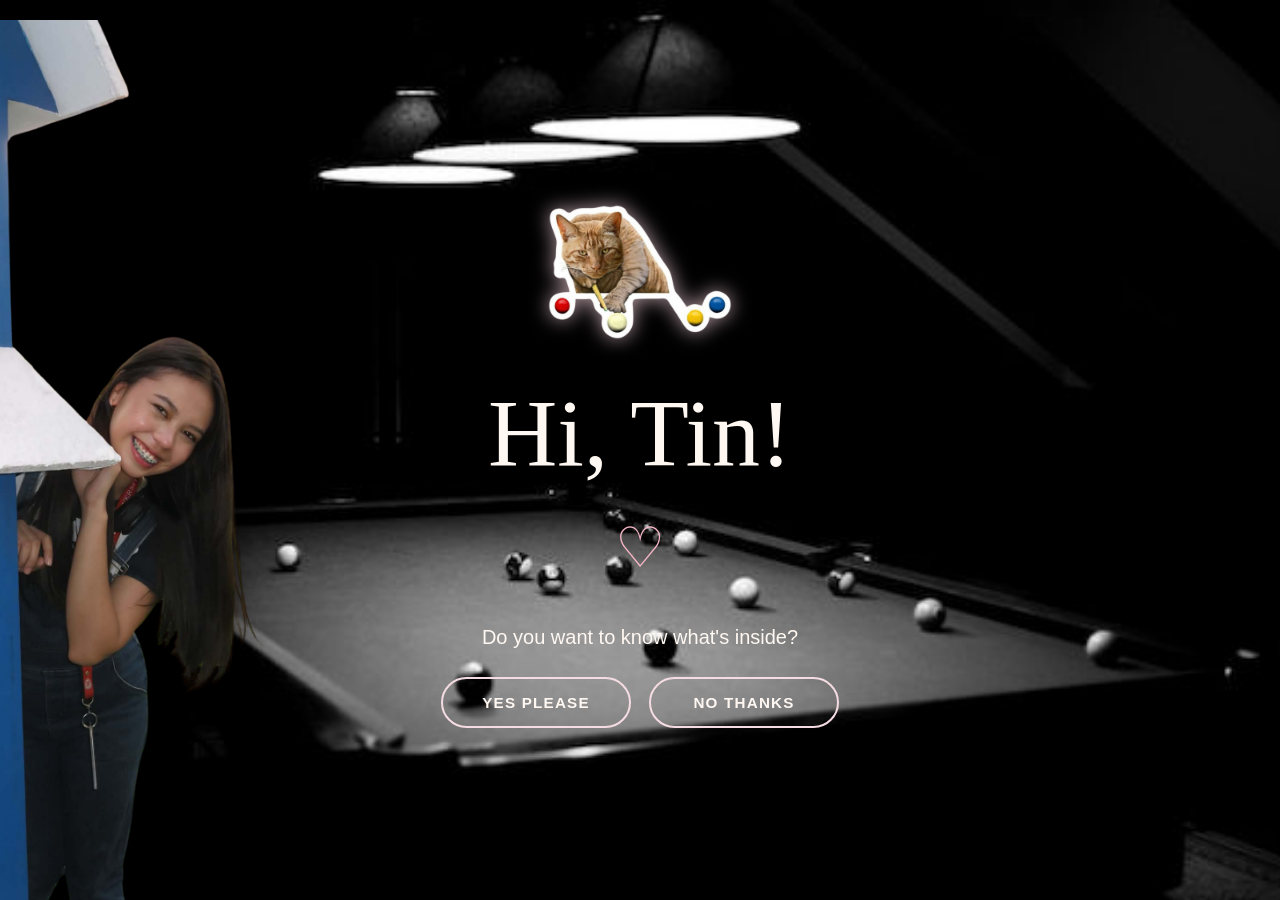
<file: index.html>
<!DOCTYPE html>
<html lang="en">

<head>
    <meta charset="UTF-8">
    <meta name="viewport" content="width=device-width, initial-scale=1.0">

    <title>For Tin ♡</title>

    <link rel="stylesheet" href="index.css">
</head>

<body>

    <main id="app">

        <!-- =========================
             SLIDE 1 — GREETING
        ========================== -->

        <section
            class="slide active"
            id="slide-1"
            style="background-image: url('assets/images/billiard.jpg');"
        >

            <img
                src="assets/images/me_cute.png"
                alt="Cute picture of me"
                class="my-picture"
            >

            <div class="greeting-card">

                <!-- Cute cat GIF -->
                <img
                    src="assets/images/cat.png"
                    alt="Cute cat"
                    class="cat-gif"
                >

                <!-- Greeting -->
                <h1>Hi, Tin!</h1>

                <!-- Heart -->
                <div class="heart-divider">♡</div>

                <!-- Question -->
                <p>Do you want to know what's inside?</p>

                <!-- Buttons -->
                <div class="button-group">

                    <a
                        href="passcode.html"
                        id="yes-button"
                        class="choice-btn yes-btn"
                    >
                        YES PLEASE
                    </a>

                    <button
                        id="no-button"
                        class="choice-btn no-btn"
                        onclick="makeYesBigger()"
                    >
                        NO THANKS
                    </button>

                </div>

            </div>

        </section>


    </main>


    <!-- JavaScript -->
    <script src="index.js"></script>

</body>

</html>
</file>
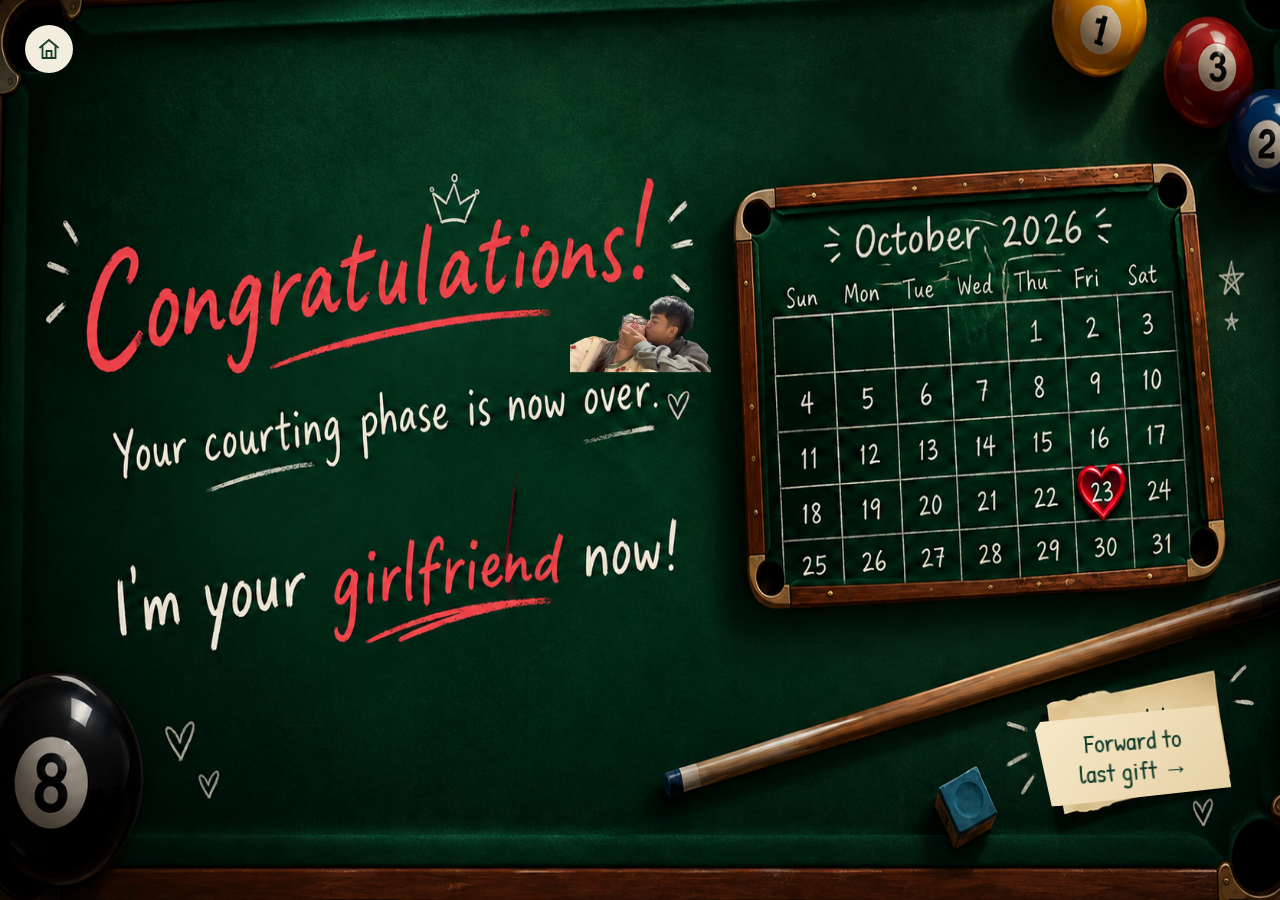
<file: calendar.html>
<!DOCTYPE html>
<html lang="en">
<head>
    <meta charset="UTF-8">
    <meta name="viewport" content="width=device-width, initial-scale=1.0">
    <title>Congratulations!</title>

    <link rel="stylesheet" href="calendar.css">

    <link rel="preconnect" href="https://fonts.googleapis.com">
    <link href="https://fonts.googleapis.com/css2?family=Caveat:wght@600;700&family=Patrick+Hand&display=swap" rel="stylesheet">
</head>
<body>

    <main class="congrats-page">

        <!-- Your complete billiards design -->
        <img
            src="assets/images/congrats.png"
            class="background-design"
            alt="Congratulations"
        >

        <!-- HOME BUTTON -->
        <a href="index.html" class="home-button" aria-label="Home">

                <svg viewBox="0 0 24 24" aria-hidden="true">
                    <path d="M3 10.5L12 3l9 7.5"></path>
                    <path d="M5.5 9.5V21h13V9.5"></path>
                    <path d="M9.5 21v-7h5v7"></path>
                </svg>

            </a>

        <!-- Bouncing couple photo -->
        <img
            src="assets/images/dvd.png"
            id="dvd-photo"
            class="dvd-photo"
            alt="Our picture"
        >

        <!-- Separate paper navigation button -->
        <a href="last.html" class="paper-button">
            <span>Forward to</span>
            <span>last gift →</span>
        </a>

    </main>

    <script src="calendar.js"></script>
</body>
</html>
</file>
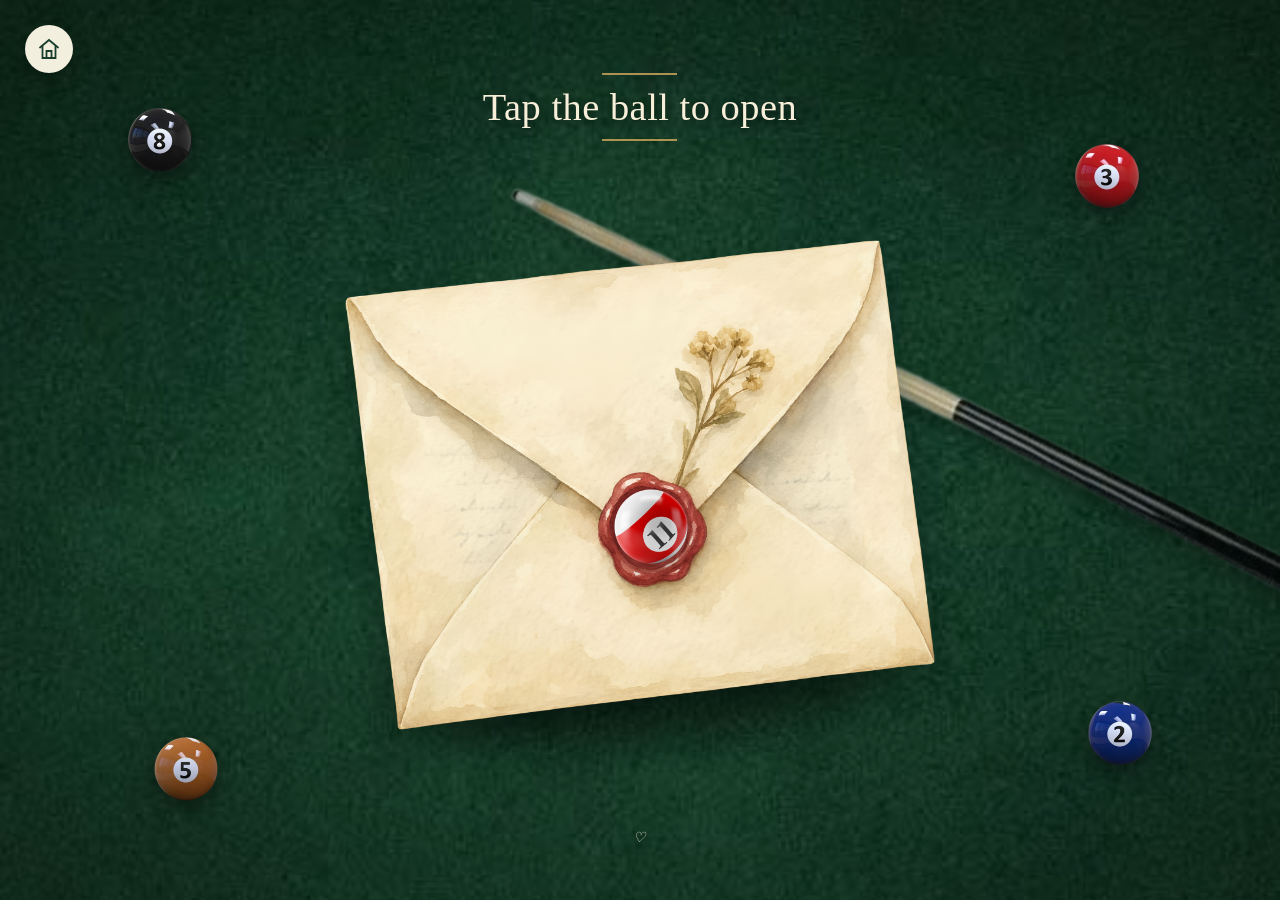
<file: envelope.html>
<!DOCTYPE html>
<html lang="en">
<head>
    <meta charset="UTF-8">
    <meta name="viewport" content="width=device-width, initial-scale=1.0">
    <title>Envelope</title>
    <link rel="stylesheet" href="envelope.css">
</head>

<body>

    <div class="envelope-page">

        <!-- Decorative billiard balls -->
        <img src="assets/images/8.png" class="decor-ball ball-8" alt="">
        <img src="assets/images/3.png" class="decor-ball ball-3" alt="">
        <img src="assets/images/5.png" class="decor-ball ball-5" alt="">
        <img src="assets/images/2.png" class="decor-ball ball-2" alt="">

        <!-- Pool cue -->
        <img
            src="assets/images/poolcue.png"
            class="pool-cue"
            alt=""
        >

        <!-- HOME BUTTON -->
        <a href="index.html" class="home-button" aria-label="Home">

            <svg viewBox="0 0 24 24" aria-hidden="true">
                <path d="M3 10.5L12 3l9 7.5"></path>
                <path d="M5.5 9.5V21h13V9.5"></path>
                <path d="M9.5 21v-7h5v7"></path>
            </svg>

        </a>


        <!-- Main content -->
        <div class="content">

            <div class="instruction">

                <span class="instruction-line"></span>

                <h1>Tap the ball to open</h1>

                <span class="instruction-line"></span>

            </div>


            <!-- Envelope -->
            <div class="envelope-container">

                <!-- Soft shadow behind envelope -->
                <div class="envelope-shadow"></div>

                <img
                    src="assets/images/envelope.png"
                    alt="Envelope"
                    class="envelope"
                >


                <!-- Billiard ball seal -->
                <button
                    class="seal-btn"
                    onclick="openLetter()"
                    aria-label="Open envelope"
                >

                    <img
                        src="assets/images/11.png"
                        alt="11 billiard ball"
                        class="seal"
                    >

                </button>

            </div>


            <p class="bottom-text">
             ♡
            </p>

        </div>

    </div>

    <script src="envelope.js"></script>

</body>
</html>
</file>
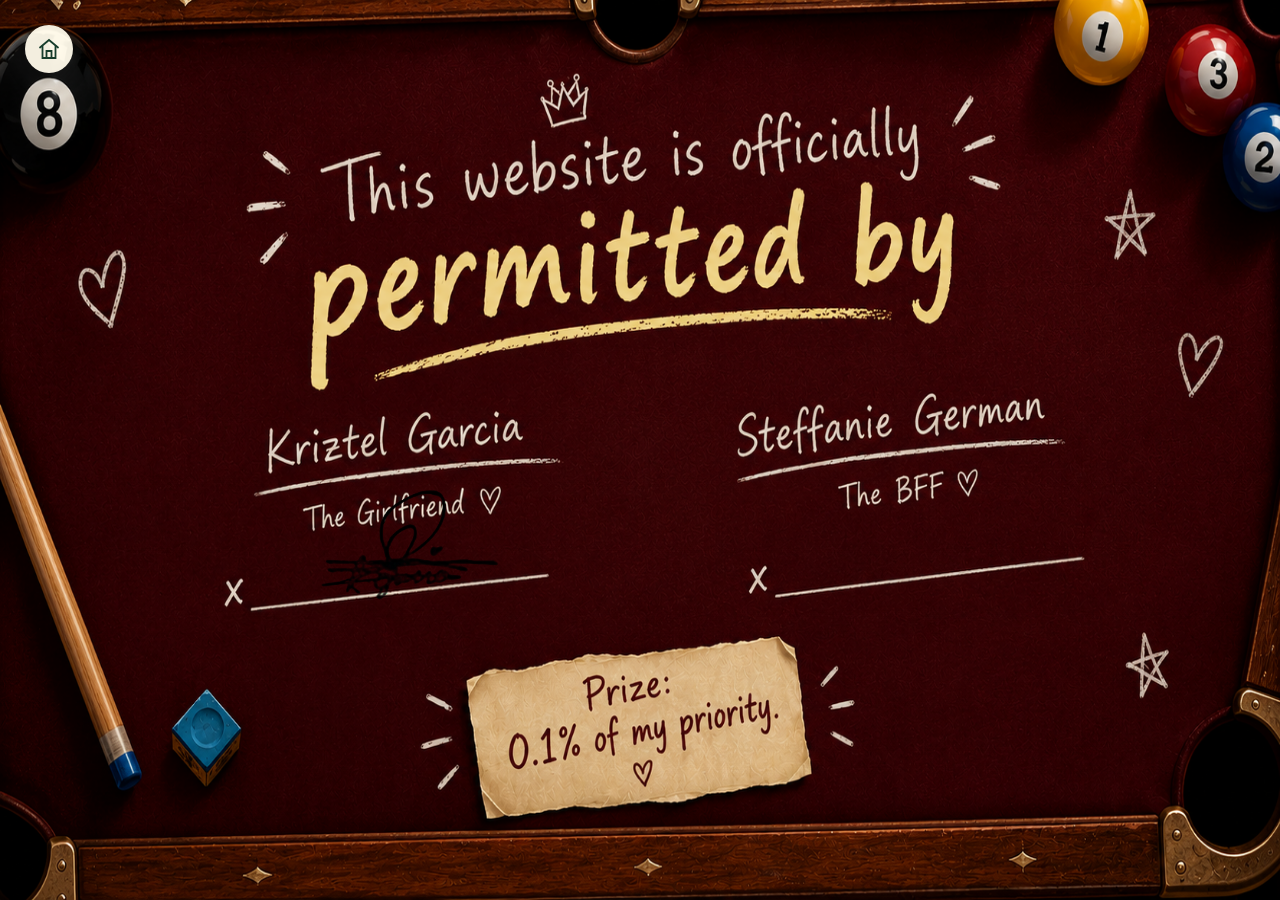
<file: last.html>
<!DOCTYPE html>
<html lang="en">
<head>
    <meta charset="UTF-8">
    <meta name="viewport" content="width=device-width, initial-scale=1.0">
    <title>Congratulations!</title>

    <link rel="stylesheet" href="calendar.css">

    <link rel="preconnect" href="https://fonts.googleapis.com">
    <link href="https://fonts.googleapis.com/css2?family=Caveat:wght@600;700&family=Patrick+Hand&display=swap" rel="stylesheet">
</head>
<body>

    <main class="congrats-page">

        <!-- Your complete billiards design -->
        <img
            src="assets/images/signature.png"
            class="background-design"
            alt="Congratulations"
        >

        <!-- Kiel's signature -->
        <img
            src="assets/images/kielsignature.png"
            class="kiel-signature"
            alt="Kiel's signature"
        >

        <!-- HOME BUTTON -->
        <a href="index.html" class="home-button" aria-label="Home">

                <svg viewBox="0 0 24 24" aria-hidden="true">
                    <path d="M3 10.5L12 3l9 7.5"></path>
                    <path d="M5.5 9.5V21h13V9.5"></path>
                    <path d="M9.5 21v-7h5v7"></path>
                </svg>

            </a>


    </main>

</body>
</html>
</file>
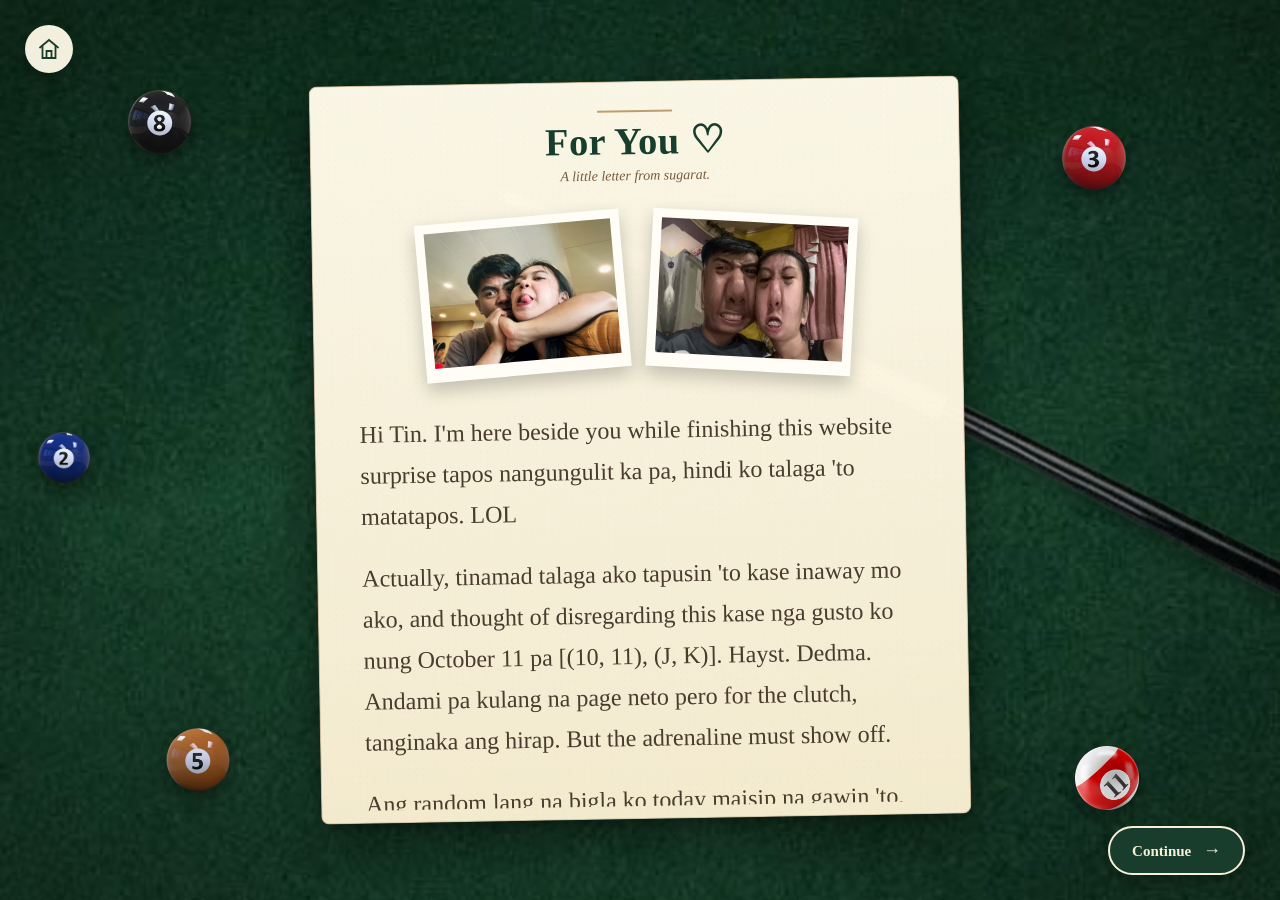
<file: letter.html>
<!DOCTYPE html>
<html lang="en">
<head>
    <meta charset="UTF-8">
    <meta name="viewport" content="width=device-width, initial-scale=1.0">
    <title>For You</title>
    <link rel="stylesheet" href="letter.css">
</head>

<body>

    <main class="letter-page">

        <!-- HOME BUTTON -->
        <a href="index.html" class="home-button" aria-label="Home">

            <svg viewBox="0 0 24 24" aria-hidden="true">
                <path d="M3 10.5L12 3l9 7.5"></path>
                <path d="M5.5 9.5V21h13V9.5"></path>
                <path d="M9.5 21v-7h5v7"></path>
            </svg>

        </a>

        <!-- Decorative Billiard Balls -->
        <img src="assets/images/8.png" class="ball ball-8" alt="">
        <img src="assets/images/3.png" class="ball ball-3" alt="">
        <img src="assets/images/5.png" class="ball ball-5" alt="">
        <img src="assets/images/11.png" class="ball ball-11" alt="">
        <img src="assets/images/2.png" class="ball ball-2" alt="">

        <!-- Pool Cue -->
        <img
            src="assets/images/poolcue.png"
            class="pool-cue"
            alt=""
        >

        <!-- Letter -->
        <section class="letter-card">

            <!-- Letter Header -->
            <header class="letter-header">
                <span class="small-line"></span>

                <h1>For You ♡</h1>

                <p>A little letter from sugarat.</p>

            </header>


            <!-- Scrollable Letter Area -->
            <div class="letter-scroll">

                <div class="letter-content">

                    <!-- Photos -->
                    <div class="photos">

                        <figure class="photo photo-one">
                            <img
                                src="assets/images/jabe.jpg"
                                alt="Our photo"
                            >
                        </figure>

                        <figure class="photo photo-two">
                            <img
                                src="assets/images/weird.jpg"
                                alt="Our photo"
                            >
                        </figure>

                    </div>

                        <p> Hi Tin. I'm here beside you while finishing this website surprise tapos nangungulit ka pa, hindi ko talaga 'to matatapos. LOL</p>


                        <p> Actually, tinamad talaga ako tapusin 'to kase inaway mo ako, and thought of disregarding this kase nga gusto ko nung October 11 pa [(10, 11), (J, K)]. Hayst. Dedma. Andami pa kulang na page neto pero for the clutch, tanginaka ang hirap. But the adrenaline must show off.</p>


                        <p> Ang random lang na bigla ko today maisip na gawin 'to, like super out of the plan, out of thought, kantot. Napush lang rin ako kase nga 23rd rin naman. It's making sense na rin. Kaso, hindi ko na makukuha pirma na Steff, aatake yun. Pero secret nalang muna HAHAHA.</p>

                    

                        <p> Tangina hindi talaga ako magaling sa gantong messages eh hahaha ang baduy. Pero for you sige po. Kung away siguro to palong palo ako magtype. LOL</p>

                    

                        <p> Basta atm, ang gusto ko nalang ay isend sayo 'to AHAHAHAHA, mema nalang tong message, pero no caps HAHAHA.</p>

                       

                        <p> Regardless of everything, I am already considering you as my boyfriend, so I am thinking about the point of making things longer. Each day of being with you, the idea of having you in the future is getting more clearer. I love you, Tin. I'm always glad that I have you. At last, I want you to know that I always appreciate everything you do for me, I may not show or say it at loud, but I am.</p>

            

                        <p> I want to be at least the testimony na hindi ka po kaiwan-iwan. There is no option, but I chose to love you, I chose to be here, and I chose you for everyday.</p>

                    

                        <p> I love you more than yesterday, and less than tomorrow.</p>
                    <!-- =================================
                         YOUR LETTER GOES HERE
                         =================================

                         Example:

                         <p>Dear Tin,</p>

                         <p>
                             Your message...
                         </p>

                         <p>
                             Another paragraph...
                         </p>

                         <p>
                             Love,
                             <br>
                             Kiel ♡
                         </p>

                    -->

                    <div class="empty-letter-space"></div>


                </div>

            </div>

        </section>

        <!-- Continue Button -->
        <button class="continue-btn" onclick="continueToNext()">
            Continue
            <span>→</span>
        </button>

    </main>

    <script src="letter.js"></script>

</body>
</html>
</file>
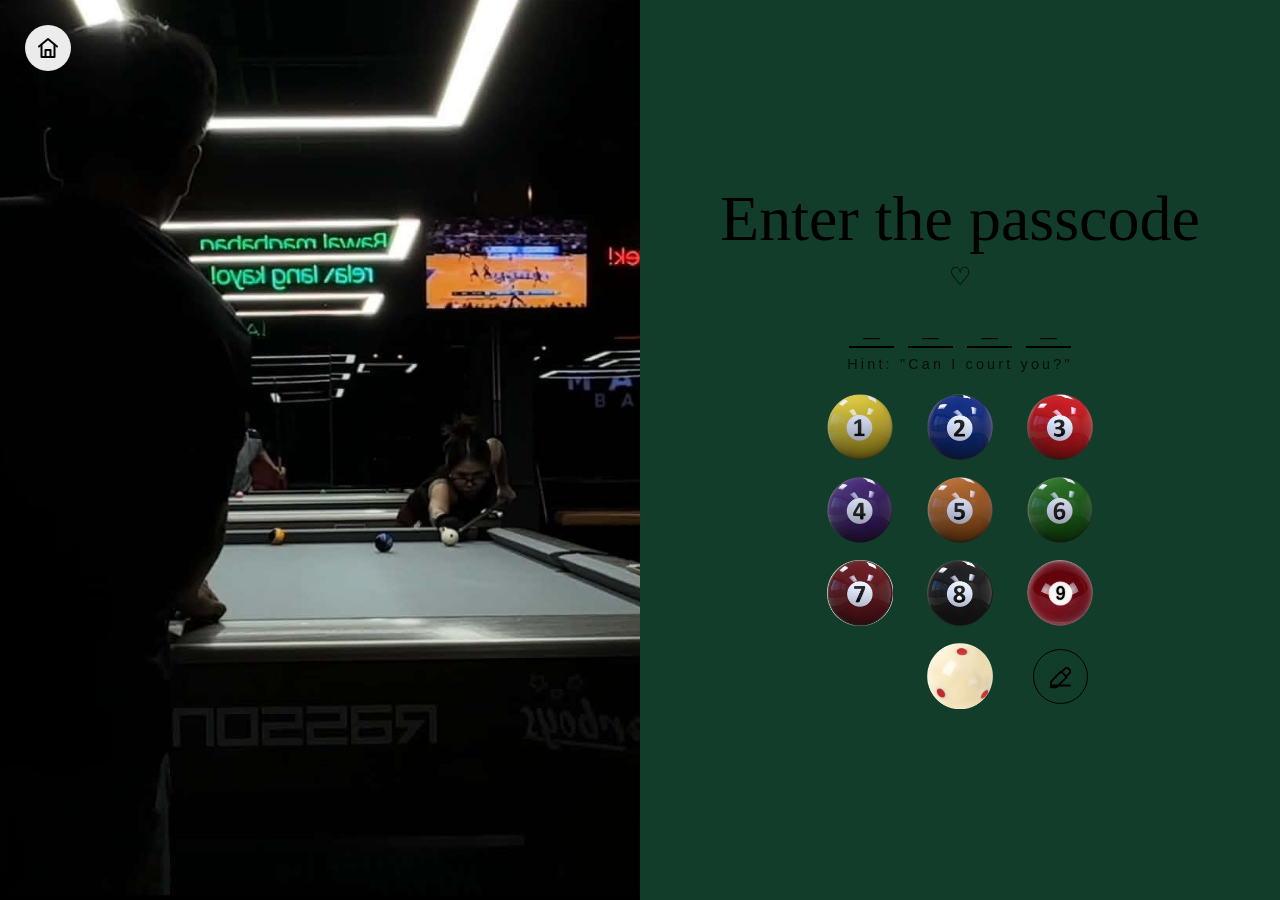
<file: pass.html>
<!DOCTYPE html>
<html lang="en">

<head>
    <meta charset="UTF-8">
    <meta name="viewport" content="width=device-width, initial-scale=1.0">

    <title>Passcode ♡</title>

    <link rel="stylesheet" href="pass.css">
</head>

<body>

    <main class="passcode-page">

        <!-- HOME BUTTON -->
        <a href="index.html" class="home-button" aria-label="Home">

            <svg viewBox="0 0 24 24" aria-hidden="true">
                <path d="M3 10.5L12 3l9 7.5"></path>
                <path d="M5.5 9.5V21h13V9.5"></path>
                <path d="M9.5 21v-7h5v7"></path>
            </svg>

        </a>


        <!-- LEFT SIDE -->
        <section class="passcode-image">

            <img
                src="assets/images/bill_landscape2.jpg"
                alt="Billiards"
            >

        </section>


        <!-- RIGHT SIDE -->
        <section class="passcode-panel">

            <div class="passcode-content">


                <h1>
                    Enter the passcode
                </h1>


                <div class="heart-divider">
                    ♡
                </div>


                <!-- PASSCODE DISPLAY -->
                <div
                    id="passcode-display"
                    class="passcode-display">

                    <span>_</span>
                    <span>_</span>
                    <span>_</span>
                    <span>_</span>

                </div>


                <!-- HINT -->
                <p class="hint">
                    Hint: "Can I court you?"
                </p>


                <!-- NUMBER BALLS -->
                <div class="number-pad">

                    <!-- 1 -->
                    <button
                        class="ball-button"
                        onclick="enterNumber(1)"
                        aria-label="1">

                        <img
                            src="assets/images/1.png"
                            alt="1">

                    </button>


                    <!-- 2 -->
                    <button
                        class="ball-button"
                        onclick="enterNumber(2)"
                        aria-label="2">

                        <img
                            src="assets/images/2.png"
                            alt="2">

                    </button>


                    <!-- 3 -->
                    <button
                        class="ball-button"
                        onclick="enterNumber(3)"
                        aria-label="3">

                        <img
                            src="assets/images/3.png"
                            alt="3">

                    </button>


                    <!-- 4 -->
                    <button
                        class="ball-button"
                        onclick="enterNumber(4)"
                        aria-label="4">

                        <img
                            src="assets/images/4.png"
                            alt="4">

                    </button>


                    <!-- 5 -->
                    <button
                        class="ball-button"
                        onclick="enterNumber(5)"
                        aria-label="5">

                        <img
                            src="assets/images/5.png"
                            alt="5">

                    </button>


                    <!-- 6 -->
                    <button
                        class="ball-button"
                        onclick="enterNumber(6)"
                        aria-label="6">

                        <img
                            src="assets/images/6.png"
                            alt="6">

                    </button>


                    <!-- 7 -->
                    <button
                        class="ball-button"
                        onclick="enterNumber(7)"
                        aria-label="7">

                        <img
                            src="assets/images/7.png"
                            alt="7">

                    </button>


                    <!-- 8 -->
                    <button
                        class="ball-button"
                        onclick="enterNumber(8)"
                        aria-label="8">

                        <img
                            src="assets/images/8.png"
                            alt="8">

                    </button>


                    <!-- 9 -->
                    <button
                        class="ball-button"
                        onclick="enterNumber(9)"
                        aria-label="9">

                        <img
                            src="assets/images/9.png"
                            alt="9">

                    </button>


                    <!-- 0 -->
                    <button
                        class="ball-button zero-button"
                        onclick="enterNumber(0)"
                        aria-label="0">

                        <img
                            src="assets/images/0.png"
                            alt="0">

                    </button>


                    <!-- CLEAR ICON -->
                    <button
                        class="clear-button"
                        onclick="clearPasscode()"
                        aria-label="Clear passcode"
                        title="Clear">

                        <svg viewBox="0 0 24 24" aria-hidden="true">

                            <!-- eraser -->
                            <path d="M3.5 16.5l9-9 5 5-9 9h-5z"></path>

                            <path d="M14 7l2-2a2 2 0 0 1 3 0l1 1a2 2 0 0 1 0 3l-2 2"></path>

                            <path d="M3.5 20h17"></path>

                        </svg>

                    </button>

                </div>

            </div>

        </section>

    </main>


    <script src="pass.js"></script>

</body>

</html>
</file>
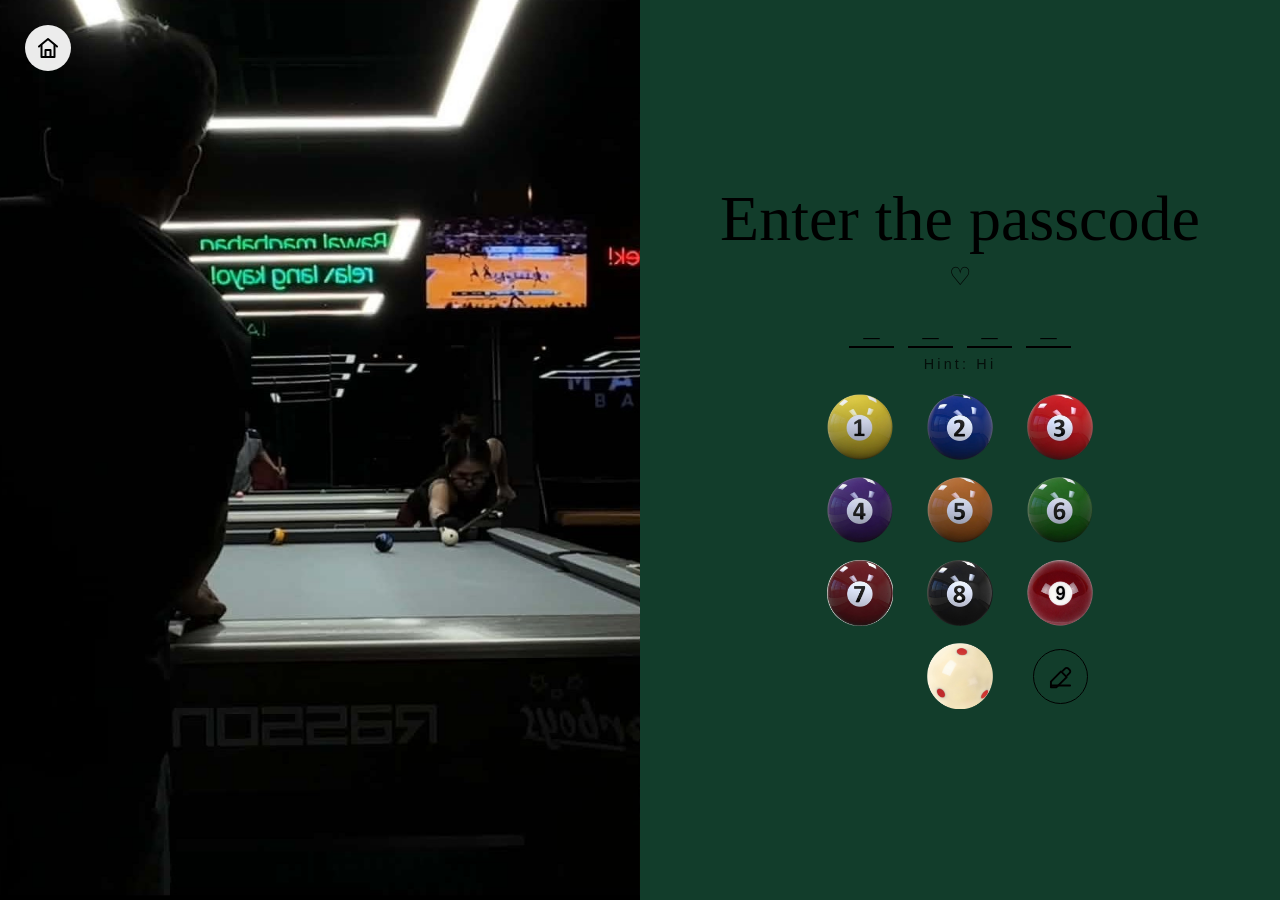
<file: passcode.html>
<!DOCTYPE html>
<html lang="en">

<head>
    <meta charset="UTF-8">
    <meta name="viewport" content="width=device-width, initial-scale=1.0">

    <title>Passcode ♡</title>

    <link rel="stylesheet" href="pass.css">
</head>

<body>

    <main class="passcode-page">

        <!-- HOME BUTTON -->
        <a href="index.html" class="home-button" aria-label="Home">

            <svg viewBox="0 0 24 24" aria-hidden="true">
                <path d="M3 10.5L12 3l9 7.5"></path>
                <path d="M5.5 9.5V21h13V9.5"></path>
                <path d="M9.5 21v-7h5v7"></path>
            </svg>

        </a>


        <!-- LEFT SIDE -->
        <section class="passcode-image">

            <img
                src="assets/images/bill_landscape2.jpg"
                alt="Billiards"
            >

        </section>


        <!-- RIGHT SIDE -->
        <section class="passcode-panel">

            <div class="passcode-content">


                <h1>
                    Enter the passcode
                </h1>


                <div class="heart-divider">
                    ♡
                </div>


                <!-- PASSCODE DISPLAY -->
                <div
                    id="passcode-display"
                    class="passcode-display">

                    <span>_</span>
                    <span>_</span>
                    <span>_</span>
                    <span>_</span>

                </div>


                <!-- HINT -->
                <p class="hint">
                    Hint: Hi
                </p>


                <!-- NUMBER BALLS -->
                <div class="number-pad">

                    <!-- 1 -->
                    <button
                        class="ball-button"
                        onclick="enterNumber(1)"
                        aria-label="1">

                        <img
                            src="assets/images/1.png"
                            alt="1">

                    </button>


                    <!-- 2 -->
                    <button
                        class="ball-button"
                        onclick="enterNumber(2)"
                        aria-label="2">

                        <img
                            src="assets/images/2.png"
                            alt="2">

                    </button>


                    <!-- 3 -->
                    <button
                        class="ball-button"
                        onclick="enterNumber(3)"
                        aria-label="3">

                        <img
                            src="assets/images/3.png"
                            alt="3">

                    </button>


                    <!-- 4 -->
                    <button
                        class="ball-button"
                        onclick="enterNumber(4)"
                        aria-label="4">

                        <img
                            src="assets/images/4.png"
                            alt="4">

                    </button>


                    <!-- 5 -->
                    <button
                        class="ball-button"
                        onclick="enterNumber(5)"
                        aria-label="5">

                        <img
                            src="assets/images/5.png"
                            alt="5">

                    </button>


                    <!-- 6 -->
                    <button
                        class="ball-button"
                        onclick="enterNumber(6)"
                        aria-label="6">

                        <img
                            src="assets/images/6.png"
                            alt="6">

                    </button>


                    <!-- 7 -->
                    <button
                        class="ball-button"
                        onclick="enterNumber(7)"
                        aria-label="7">

                        <img
                            src="assets/images/7.png"
                            alt="7">

                    </button>


                    <!-- 8 -->
                    <button
                        class="ball-button"
                        onclick="enterNumber(8)"
                        aria-label="8">

                        <img
                            src="assets/images/8.png"
                            alt="8">

                    </button>


                    <!-- 9 -->
                    <button
                        class="ball-button"
                        onclick="enterNumber(9)"
                        aria-label="9">

                        <img
                            src="assets/images/9.png"
                            alt="9">

                    </button>


                    <!-- 0 -->
                    <button
                        class="ball-button zero-button"
                        onclick="enterNumber(0)"
                        aria-label="0">

                        <img
                            src="assets/images/0.png"
                            alt="0">

                    </button>


                    <!-- CLEAR ICON -->
                    <button
                        class="clear-button"
                        onclick="clearPasscode()"
                        aria-label="Clear passcode"
                        title="Clear">

                        <svg viewBox="0 0 24 24" aria-hidden="true">

                            <!-- eraser -->
                            <path d="M3.5 16.5l9-9 5 5-9 9h-5z"></path>

                            <path d="M14 7l2-2a2 2 0 0 1 3 0l1 1a2 2 0 0 1 0 3l-2 2"></path>

                            <path d="M3.5 20h17"></path>

                        </svg>

                    </button>

                </div>

            </div>

        </section>

    </main>


    <script src="passcode.js"></script>

</body>

</html>
</file>
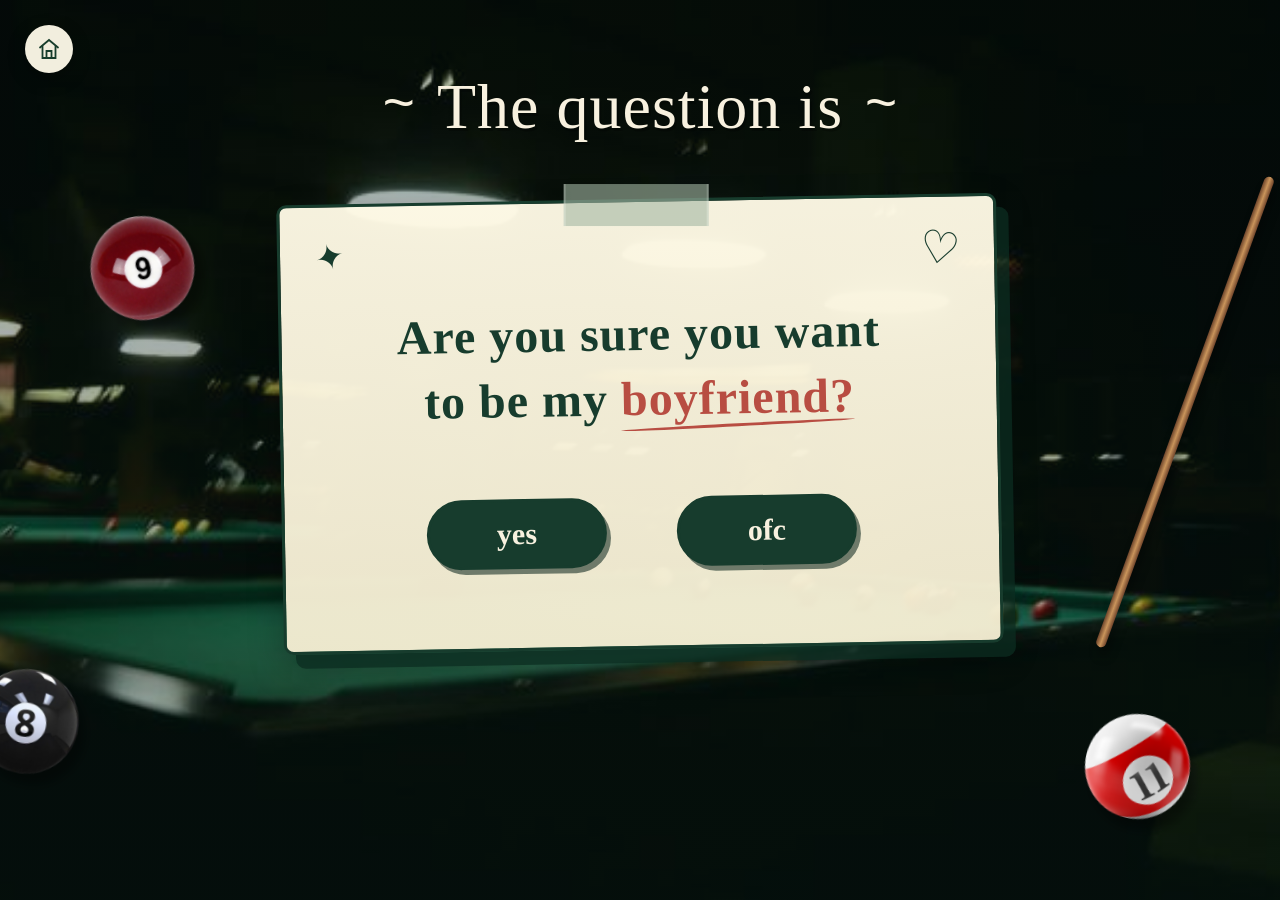
<file: question.html>
<!DOCTYPE html>
<html lang="en">
<head>
    <meta charset="UTF-8">
    <meta name="viewport" content="width=device-width, initial-scale=1.0">
    <title>The Question</title>

    <link rel="stylesheet" href="question.css">
</head>

<body>

    <!-- HOME BUTTON -->
    <a href="index.html" class="home-button" aria-label="Home">

            <svg viewBox="0 0 24 24" aria-hidden="true">
                <path d="M3 10.5L12 3l9 7.5"></path>
                <path d="M5.5 9.5V21h13V9.5"></path>
                <path d="M9.5 21v-7h5v7"></path>
            </svg>

        </a>

    <!-- MAIN PAGE -->
    <main class="question-page">

        <!-- HEADER -->
        <div class="question-header">
            <span class="little-line">~</span>
            <h1>The question is</h1>
            <span class="little-line">~</span>
        </div>

        <!-- QUESTION CARD -->
        <section class="question-card">

            <div class="tape"></div>

            <div class="card-decoration star">✦</div>
            <div class="card-decoration heart">♡</div>

            <div class="question-text">
                Are you sure you want<br>
                to be my <span>boyfriend?</span>
            </div>

            <!-- BUTTONS -->
            <div class="choice-buttons">

                <button
                    id="yes-button"
                    class="choice-btn"
                    onclick="answerYes()">
                    yes
                </button>

                <button
                    id="ofc-button"
                    class="choice-btn"
                    onclick="answerOfc()">
                    ofc
                </button>

            </div>

        </section>

        <!-- DECORATIVE BILLIARD BALLS -->
        <img
            src="assets/images/9.png"
            class="ball ball-9"
            alt="">

        <img
            src="assets/images/8.png"
            class="ball ball-8"
            alt="">

        <img
            src="assets/images/11.png"
            class="ball ball-11"
            alt="">

        <!-- CUE -->
        <div class="cue"></div>

    </main>

    <script src="question.js"></script>

</body>
</html>
</file>
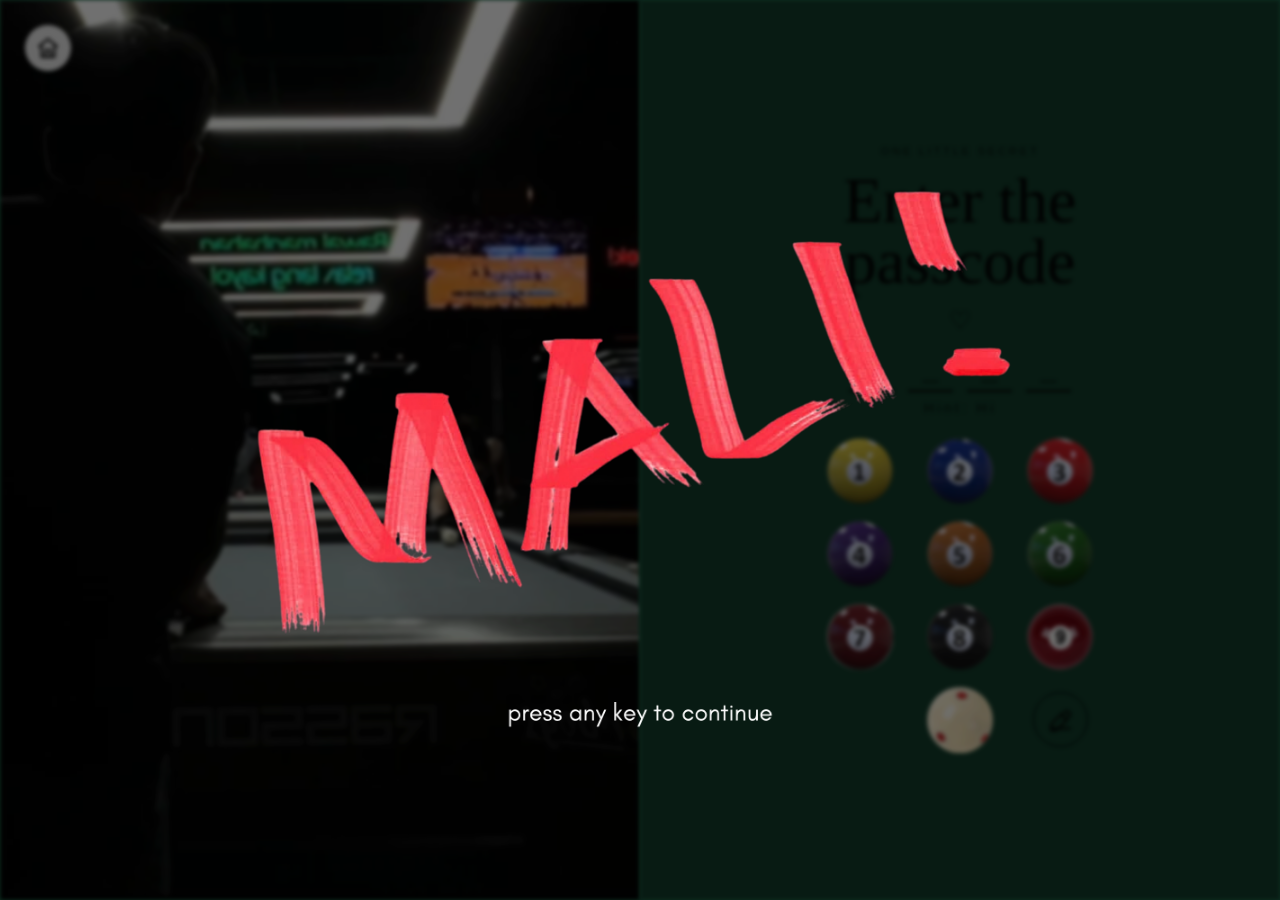
<file: wrongpass.html>
<!DOCTYPE html>
<html lang="en">

<head>
    <meta charset="UTF-8">
    <meta name="viewport" content="width=device-width, initial-scale=1.0">

    <title>Wrong Passcode ♡</title>

    <link rel="stylesheet" href="pass.css">
    <link rel="stylesheet" href="wrongpass.css">
</head>

<body>

    <main class="passcode-page wrong-pass-page">

        <!-- HOME BUTTON -->
        <a href="index.html" class="home-button" aria-label="Home">

            <svg viewBox="0 0 24 24">
                <path d="M3 10.5L12 3l9 7.5"></path>
                <path d="M5.5 9.5V21h13V9.5"></path>
                <path d="M9.5 21v-7h5v7"></path>
            </svg>

        </a>


        <!-- =========================
             LEFT SIDE
        ========================== -->

        <section class="passcode-image">

            <img
                src="assets/images/bill_landscape2.jpg"
                alt="Billiards">

        </section>


        <!-- =========================
             RIGHT SIDE
        ========================== -->

        <section class="passcode-panel">

            <div class="passcode-content">

                <p class="small-text">
                    ONE LITTLE SECRET
                </p>


                <h1>
                    Enter the<br>passcode
                </h1>


                <div class="heart-divider">
                    ♡
                </div>


                <!-- PASSCODE DISPLAY -->
                <div class="passcode-display">

                    <span>_</span>
                    <span>_</span>
                    <span>_</span>
                    <span>_</span>

                </div>


                <!-- HINT -->
                <p class="hint">
                    Hint: Hi
                </p>


                <!-- =========================
                     NUMBER BALLS
                ========================== -->

                <div class="number-pad">

                    <!-- 1 -->
                    <button class="ball-button">
                        <img
                            src="assets/images/1.png"
                            alt="1">
                    </button>


                    <!-- 2 -->
                    <button class="ball-button">
                        <img
                            src="assets/images/2.png"
                            alt="2">
                    </button>


                    <!-- 3 -->
                    <button class="ball-button">
                        <img
                            src="assets/images/3.png"
                            alt="3">
                    </button>


                    <!-- 4 -->
                    <button class="ball-button">
                        <img
                            src="assets/images/4.png"
                            alt="4">
                    </button>


                    <!-- 5 -->
                    <button class="ball-button">
                        <img
                            src="assets/images/5.png"
                            alt="5">
                    </button>


                    <!-- 6 -->
                    <button class="ball-button">
                        <img
                            src="assets/images/6.png"
                            alt="6">
                    </button>


                    <!-- 7 -->
                    <button class="ball-button">
                        <img
                            src="assets/images/7.png"
                            alt="7">
                    </button>


                    <!-- 8 -->
                    <button class="ball-button">
                        <img
                            src="assets/images/8.png"
                            alt="8">
                    </button>


                    <!-- 9 -->
                    <button class="ball-button">
                        <img
                            src="assets/images/9.png"
                            alt="9">
                    </button>


                    <!-- 0 -->
                    <button class="ball-button zero-button">
                        <img
                            src="assets/images/0.png"
                            alt="0">
                    </button>


                    <!-- CLEAR ICON -->
                    <button
                        class="clear-button"
                        aria-label="Clear">

                        <svg viewBox="0 0 24 24">

                            <path d="M3.5 16.5l9-9 5 5-9 9h-5z"></path>

                            <path d="M14 7l2-2a2 2 0 0 1 3 0l1 1a2 2 0 0 1 0 3l-2 2"></path>

                            <path d="M3.5 20h17"></path>

                        </svg>

                    </button>

                </div>

            </div>

        </section>


        <!-- =========================
             DARKEN / BLUR BACKGROUND
        ========================== -->

        <div class="wrong-overlay"></div>


        <!-- =========================
             FRONT IMAGE
        ========================== -->

        <div class="mali-overlay">

            <img
                src="assets/images/mali.png"
                alt="Wrong passcode">

        </div>

    </main>



    <script>

        document.addEventListener("keydown", function () {

            window.location.href = "passcode.html";

        });


        document.addEventListener("click", function () {

            window.location.href = "passcode.html";

        });

    </script>

</body>

</html>
</file>
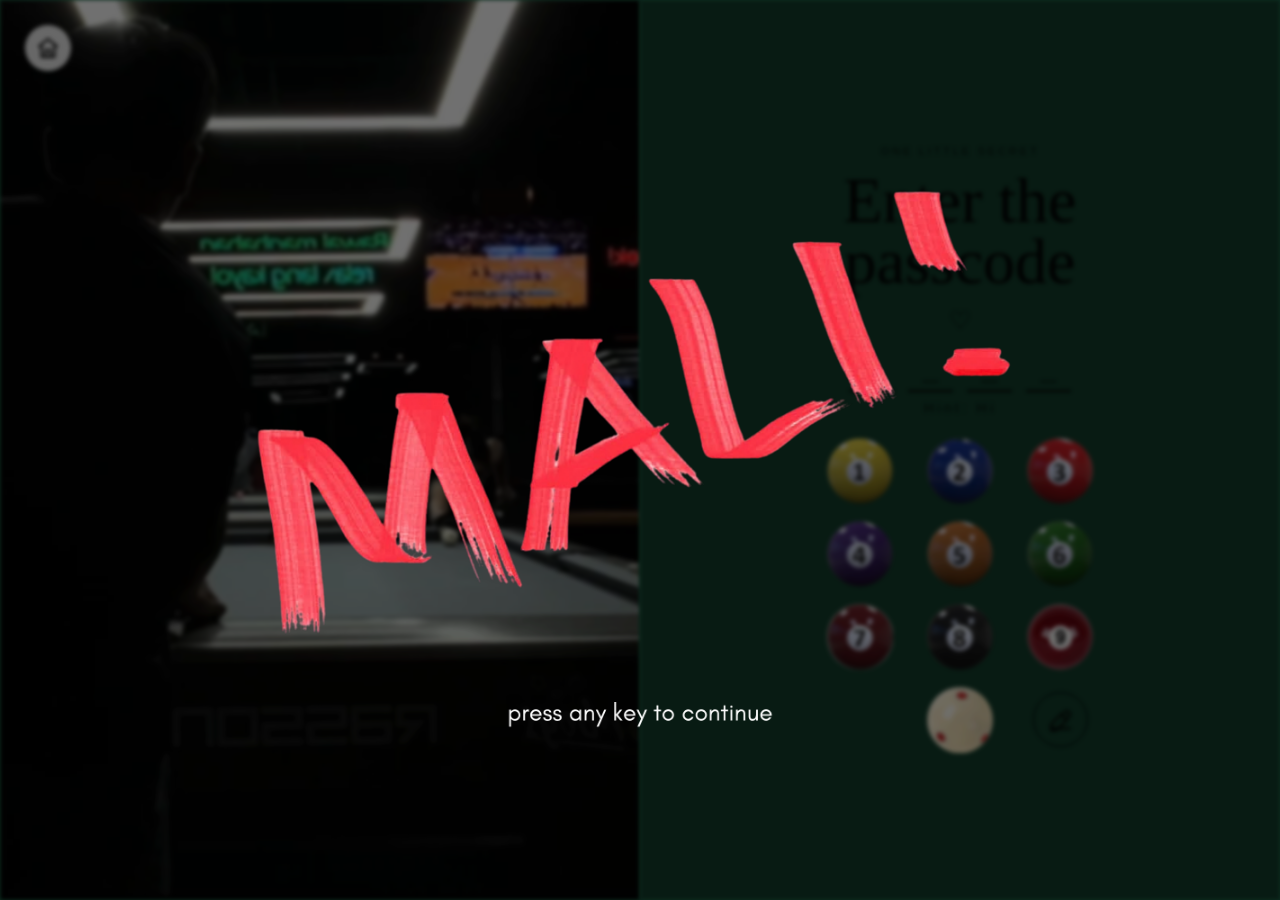
<file: wrongpass2.html>
<!DOCTYPE html>
<html lang="en">

<head>
    <meta charset="UTF-8">
    <meta name="viewport" content="width=device-width, initial-scale=1.0">

    <title>Wrong Passcode ♡</title>

    <link rel="stylesheet" href="pass.css">
    <link rel="stylesheet" href="wrongpass.css">
</head>

<body>

    <main class="passcode-page wrong-pass-page">

        <!-- HOME BUTTON -->
        <a href="index.html" class="home-button" aria-label="Home">

            <svg viewBox="0 0 24 24">
                <path d="M3 10.5L12 3l9 7.5"></path>
                <path d="M5.5 9.5V21h13V9.5"></path>
                <path d="M9.5 21v-7h5v7"></path>
            </svg>

        </a>


        <!-- =========================
             LEFT SIDE
        ========================== -->

        <section class="passcode-image">

            <img
                src="assets/images/bill_landscape2.jpg"
                alt="Billiards">

        </section>


        <!-- =========================
             RIGHT SIDE
        ========================== -->

        <section class="passcode-panel">

            <div class="passcode-content">

                <p class="small-text">
                    ONE LITTLE SECRET
                </p>


                <h1>
                    Enter the<br>passcode
                </h1>


                <div class="heart-divider">
                    ♡
                </div>


                <!-- PASSCODE DISPLAY -->
                <div class="passcode-display">

                    <span>_</span>
                    <span>_</span>
                    <span>_</span>
                    <span>_</span>

                </div>


                <!-- HINT -->
                <p class="hint">
                    Hint: Hi
                </p>


                <!-- =========================
                     NUMBER BALLS
                ========================== -->

                <div class="number-pad">

                    <!-- 1 -->
                    <button class="ball-button">
                        <img
                            src="assets/images/1.png"
                            alt="1">
                    </button>


                    <!-- 2 -->
                    <button class="ball-button">
                        <img
                            src="assets/images/2.png"
                            alt="2">
                    </button>


                    <!-- 3 -->
                    <button class="ball-button">
                        <img
                            src="assets/images/3.png"
                            alt="3">
                    </button>


                    <!-- 4 -->
                    <button class="ball-button">
                        <img
                            src="assets/images/4.png"
                            alt="4">
                    </button>


                    <!-- 5 -->
                    <button class="ball-button">
                        <img
                            src="assets/images/5.png"
                            alt="5">
                    </button>


                    <!-- 6 -->
                    <button class="ball-button">
                        <img
                            src="assets/images/6.png"
                            alt="6">
                    </button>


                    <!-- 7 -->
                    <button class="ball-button">
                        <img
                            src="assets/images/7.png"
                            alt="7">
                    </button>


                    <!-- 8 -->
                    <button class="ball-button">
                        <img
                            src="assets/images/8.png"
                            alt="8">
                    </button>


                    <!-- 9 -->
                    <button class="ball-button">
                        <img
                            src="assets/images/9.png"
                            alt="9">
                    </button>


                    <!-- 0 -->
                    <button class="ball-button zero-button">
                        <img
                            src="assets/images/0.png"
                            alt="0">
                    </button>


                    <!-- CLEAR ICON -->
                    <button
                        class="clear-button"
                        aria-label="Clear">

                        <svg viewBox="0 0 24 24">

                            <path d="M3.5 16.5l9-9 5 5-9 9h-5z"></path>

                            <path d="M14 7l2-2a2 2 0 0 1 3 0l1 1a2 2 0 0 1 0 3l-2 2"></path>

                            <path d="M3.5 20h17"></path>

                        </svg>

                    </button>

                </div>

            </div>

        </section>


        <!-- =========================
             DARKEN / BLUR BACKGROUND
        ========================== -->

        <div class="wrong-overlay"></div>


        <!-- =========================
             FRONT IMAGE
        ========================== -->

        <div class="mali-overlay">

            <img
                src="assets/images/mali.png"
                alt="Wrong passcode">

        </div>

    </main>



    <script>

        document.addEventListener("keydown", function () {

            window.location.href = "pass.html";

        });


        document.addEventListener("click", function () {

            window.location.href = "pass.html";

        });

    </script>

</body>

</html>
</file>
<file: index.css>
/* =========================
   RESET
========================= */

* {
    margin: 0;
    padding: 0;
    box-sizing: border-box;
}

html,
body {
    width: 100%;
    height: 100%;
}

body {
    overflow: hidden;
    font-family: Arial, sans-serif;
    background-image: url("assets/images/billiard.jpg");
    background-size: cover;
    background-position: center;
    background-repeat: no-repeat;
}


/* =========================
   MAIN APP
========================= */

#app {
    position: relative;
    width: 100%;
    height: 100vh;
    overflow: hidden;
}


/* =========================
   SLIDES
========================= */

.slide {
    position: absolute;

    top: 0;
    left: 0;

    width: 100%;
    height: 100vh;

    display: flex;
    justify-content: center;
    align-items: center;

    padding: 30px;

    background-image:
        linear-gradient(
            rgba(40, 0, 10, 0.45),
            rgba(40, 0, 10, 0.45)
        ),
        url("assets/images/billiard.jpg");

    background-size: cover;
    background-position: center;
    background-repeat: no-repeat;

    opacity: 0;
    visibility: hidden;
    pointer-events: none;

    transition:
        opacity 0.5s ease,
        transform 0.5s ease;

    transform: scale(0.98);
}


/* Active slide */

.slide.active {
    opacity: 1;
    visibility: visible;
    pointer-events: auto;

    transform: scale(1);
}

.my-picture {
    position: absolute;

    left: -22%;
    bottom: 0%;

    width: 880px;
    height: 880px;

    object-fit: contain;

    filter: drop-shadow(0 10px 15px rgba(0, 0, 0, 0.3));

    z-index: 2;
}

/* =========================
   GREETING
========================= */

.greeting-card {
    width: min(720px, 92vw);

    text-align: center;

    color: #fff8f2;
}


/* =========================
   CAT GIF
========================= */

.cat-gif {
    display: block;

    width: 200px;
    height: 200px;

    object-fit: contain;

    margin: 0 auto 12px;

    filter: drop-shadow(0 0 10px rgba(255, 220, 230, 0.7));
}


/* =========================
   "HI, TIN!"
========================= */

.greeting-card h1 {
    font-family: cursive;

    font-size: clamp(3.2rem, 8vw, 6rem);

    font-weight: 400;

    line-height: 1.05;

    margin-bottom: 5px;
}


/* =========================
   HEART
========================= */

.heart-divider {
    color: #f5b6c5;

    font-size: 3.5rem;

    line-height: 2;

    margin: 8px 0 22px;
}


/* =========================
   QUESTION
========================= */

.greeting-card p {
    font-size: clamp(1rem, 2vw, 1.25rem);

    font-weight: 500;

    margin-bottom: 28px;
}


/* =========================
   BUTTON CONTAINER
========================= */

.button-group {
    display: flex;

    justify-content: center;

    gap: 18px;

    flex-wrap: wrap;
}


/* =========================
   BUTTONS
========================= */

.choice-btn {
    min-width: 190px;

    padding: 15px 28px;

    border: 2px solid #f5dce2;

    border-radius: 999px;

    background: transparent;

    color: #fff8f2;

    font-family: inherit;

    font-size: 0.95rem;

    font-weight: 700;

    letter-spacing: 0.08em;

    cursor: pointer;

    transition:
        transform 0.2s ease,
        background 0.2s ease,
        color 0.2s ease;

    display: inline-block;
    
    text-decoration: none;
}


/* Button hover */

.choice-btn:hover {
    transform: translateY(-3px);

    background: #f5dce2;

    color: #641b2e;
}


/* Button click */

.choice-btn:active {
    transform: scale(0.97);
}


/* =========================
   NO BUTTON MESSAGE
========================= */

.no-message {
    min-height: 24px;

    margin-top: 20px;

    margin-bottom: 0 !important;

    color: #f5b6c5;

    font-size: 0.95rem !important;

    font-weight: 600 !important;
}


/* =========================
   SLIDE 2 PLACEHOLDER
========================= */

.placeholder {
    text-align: center;

    color: #fff8f2;
}


.placeholder h2 {
    font-size: 2.5rem;

    margin-bottom: 12px;
}


.placeholder p {
    margin-bottom: 24px;
}


.placeholder button {
    padding: 12px 24px;

    border: 2px solid #f5dce2;

    border-radius: 999px;

    background: transparent;

    color: #fff8f2;

    cursor: pointer;
}


/* =========================
   MOBILE
========================= */

@media (max-width: 600px) {

    .slide {
        padding: 20px;
    }


    .cat-gif {
        width: 105px;
        height: 105px;
    }


    .button-group {
        flex-direction: column;

        align-items: center;

        gap: 12px;
    }


    .choice-btn {
        width: min(280px, 85vw);
    }

    .yes-btn {
    transition:
        transform 0.3s ease,
        background 0.2s ease,
        color 0.2s ease;
}
}
</file>
<file: calendar.css>
* {
    box-sizing: border-box;
}

html,
body {
    width: 100%;
    height: 100%;
    margin: 0;
    overflow: hidden;
}

body {
    background: #063b29;
}

/* =========================================
   HOME BUTTON
   ========================================= */

.home-button {
    position: absolute;

    top: 25px;
    left: 25px;

    width: 48px;
    height: 48px;

    border-radius: 50%;

    background: rgba(255, 250, 234, 0.95);

    display: flex;
    justify-content: center;
    align-items: center;

    z-index: 20;

    box-shadow:
        0 6px 18px rgba(0, 0, 0, 0.3);

    transition:
        transform 0.2s ease,
        background 0.2s ease;
}

.home-button:hover {
    transform: scale(1.08);

    background: #fffdf5;
}

.home-button svg {
    width: 24px;
    height: 24px;

    fill: none;

    stroke: #183d2c;

    stroke-width: 1.8;

    stroke-linecap: round;
}

.congrats-page {
    position: relative;
    width: 100%;
    height: 100dvh;
    overflow: hidden;
}

.background-design {
    position: absolute;
    inset: 0;
    width: 100%;
    height: 100%;
    object-fit: fill;
    z-index: 0;
    pointer-events: none;
}

/* Floating photo */
.dvd-photo {
    position: absolute;
    z-index: 3;
    width: clamp(85px, 11vw, 155px);
    height: auto;
    aspect-ratio: 1;
    object-fit: cover;
    will-change: left, top;
    pointer-events: none;
}

/* Independent paper navigation button */
.paper-button {
    position: absolute;
    z-index: 5;
    right: 4%;
    bottom: 11%;
    width: clamp(145px, 15vw, 225px);
    min-height: 90px;
    padding: 16px 20px;

    display: flex;
    flex-direction: column;
    justify-content: center;
    align-items: center;

    background:
        linear-gradient(135deg, #f6e9c9, #e7d1a5);
    color: #123c2b;
    text-decoration: none;
    text-align: center;

    font-family: "Patrick Hand", cursive;
    font-size: clamp(20px, 2vw, 29px);
    line-height: 1;

    clip-path: polygon(
        3% 5%, 95% 0, 100% 92%,
        6% 100%, 0 14%
    );

    filter: drop-shadow(5px 7px 4px rgba(0,0,0,.3));
    transform: rotate(-4deg);
    transition: transform .2s ease;
}

.paper-button:hover {
    transform: rotate(-1deg) translateY(-5px);
}

.paper-button span + span {
    margin-top: 4px;
}

@media (max-width: 550px) {
    .paper-button {
        right: 4%;
        bottom: 5%;
        width: 135px;
        min-height: 70px;
        font-size: 19px;
        padding: 10px;
    }

    .dvd-photo {
        width: 85px;
    }
}

.kiel-signature {
    position: absolute;
    z-index: 2;

    /* Adjust these to match the signature line */
    left: 19%;
    top: 53%;
    width: 25%;
    height: 15%;
    object-fit: contain;

    /* Helps blend a white signature background into the design */
    mix-blend-mode: multiply;
    filter: brightness(20) invert(1);
}
</file>
<file: envelope.css>
/* =========================================
   RESET
   ========================================= */

* {
    box-sizing: border-box;
    margin: 0;
    padding: 0;
}

html,
body {
    width: 100%;
    height: 100%;
}

body {
    overflow: hidden;
}


/* =========================================
   MAIN PAGE
   ========================================= */

.envelope-page {
    position: relative;

    width: 100vw;
    height: 100vh;

    overflow: hidden;

    background-image:
        linear-gradient(
            rgba(0, 35, 20, 0.15),
            rgba(0, 35, 20, 0.15)
        ),
        url("assets/images/billiard_table.jpg");

    background-size: cover;
    background-position: center;
    background-repeat: no-repeat;

    display: flex;
    justify-content: center;
    align-items: center;
}


/* Dark vignette */

.envelope-page::after {
    content: "";

    position: absolute;
    inset: 0;

    pointer-events: none;

    background: radial-gradient(
        ellipse at center,
        transparent 32%,
        rgba(0, 0, 0, 0.42) 100%
    );

    z-index: 1;
}


/* =========================================
   HOME BUTTON
   ========================================= */

.home-button {
    position: absolute;

    top: 25px;
    left: 25px;

    width: 48px;
    height: 48px;

    border-radius: 50%;

    background: rgba(255, 250, 234, 0.95);

    display: flex;
    justify-content: center;
    align-items: center;

    z-index: 20;

    box-shadow:
        0 6px 18px rgba(0, 0, 0, 0.3);

    transition:
        transform 0.2s ease,
        background 0.2s ease;
}

.home-button:hover {
    transform: scale(1.08);

    background: #fffdf5;
}

.home-button svg {
    width: 24px;
    height: 24px;

    fill: none;

    stroke: #183d2c;

    stroke-width: 1.8;

    stroke-linecap: round;
}


/* =========================================
   DECORATIVE BALLS
   ========================================= */

.decor-ball {
    position: absolute;

    width: clamp(42px, 5vw, 70px);

    height: auto;

    z-index: 3;

    pointer-events: none;

    filter:
        drop-shadow(
            0 8px 9px rgba(0, 0, 0, 0.4)
        );
}


/* Top left */

.ball-8 {
    top: 12%;
    left: 10%;
}


/* Top right */

.ball-3 {
    top: 16%;
    right: 11%;
}


/* Bottom left */

.ball-5 {
    bottom: 11%;
    left: 12%;
}


/* Bottom right */

.ball-2 {
    bottom: 15%;
    right: 10%;
}


/* =========================================
   POOL CUE
   ========================================= */

.pool-cue {
    position: absolute;

    width: min(68vw, 900px);

    right: -14%;
    bottom: 3%;

    transform: rotate(-17deg);

    opacity: 0.82;

    z-index: 2;

    pointer-events: none;

    filter:
        drop-shadow(
            0 10px 10px rgba(0, 0, 0, 0.4)
        );
}


/* =========================================
   MAIN CONTENT
   ========================================= */

.content {
    position: relative;

    width: 100%;
    height: 100%;

    display: flex;

    flex-direction: column;

    justify-content: center;

    align-items: center;

    z-index: 10;
}


/* =========================================
   INSTRUCTION
   ========================================= */

.instruction {
    position: absolute;

    top: 7%;

    text-align: center;

    color: #f7efd9;
}


/* Small text */

.instruction p {
    margin-bottom: 5px;

    font-family:
        Georgia,
        "Times New Roman",
        serif;

    font-size: 15px;

    font-style: italic;

    color: #e3c98f;

    letter-spacing: 1px;
}


/* Main instruction */

.instruction h1 {
    font-family:
        Georgia,
        "Times New Roman",
        serif;

    font-size:
        clamp(25px, 3vw, 40px);

    font-weight: normal;

    letter-spacing: 0.5px;

    text-shadow:
        2px 3px 8px rgba(0, 0, 0, 0.45);
}


/* Gold lines */

.instruction-line {
    display: block;

    width: 75px;
    height: 2px;

    margin: 10px auto;

    background: #c7a35c;

    opacity: 0.85;
}


/* =========================================
   ENVELOPE CONTAINER
   ========================================= */

.envelope-container {
    position: relative;

    width: min(590px, 67vw);

    display: flex;

    justify-content: center;

    align-items: center;

    margin-top: 70px;
}


/* Envelope shadow */

.envelope-shadow {
    position: absolute;

    width: 80%;
    height: 20%;

    bottom: 7%;

    left: 50%;

    transform:
        translateX(-50%)
        rotate(-2deg);

    background: rgba(0, 0, 0, 0.45);

    filter: blur(25px);

    border-radius: 50%;

    z-index: -1;
}


/* =========================================
   ENVELOPE
   ========================================= */

.envelope {
    display: block;

    width: 100%;

    height: auto;

    /*
        IMPORTANT:
        No rotation here.

        Your envelope.png is already tilted.
    */

    user-select: none;

    pointer-events: none;

    filter:
        drop-shadow(
            0 15px 20px rgba(0, 0, 0, 0.28)
        );
}


/* =========================================
   11 BALL SEAL
   ========================================= */

.seal-btn {
    position: absolute;

    left: 54.5%;
    top: 57%;

    transform:
        translate(-50%, -50%);

    width:
        clamp(70px, 9vw, 105px);

    height:
        clamp(70px, 9vw, 105px);

    padding: 0;

    border: none;

    background: transparent;

    cursor: pointer;

    z-index: 10;

    -webkit-tap-highlight-color: transparent;
}


/* Ball */

.seal {
    display: block;

    width: 70%;
    height: 70%;

    object-fit: contain;

    user-select: none;

    pointer-events: none;

    filter:
        drop-shadow(
            0 8px 8px rgba(0, 0, 0, 0.35)
        );

    animation:
        sealPop
        1.5s
        ease-in-out
        infinite;
}


/* =========================================
   SEAL POP
   ========================================= */

@keyframes sealPop {

    0%,
    100% {
        transform: scale(1);
    }

    50% {
        transform: scale(1.12);
    }
}


/* Click */

.seal-btn:active .seal {
    transform: scale(0.88);
}


/* =========================================
   BOTTOM TEXT
   ========================================= */

.bottom-text {
    position: absolute;

    bottom: 6%;

    color: #f7efd9;

    font-family:
        Georgia,
        "Times New Roman",
        serif;

    font-size: 14px;

    font-style: italic;

    letter-spacing: 0.5px;

    text-shadow:
        2px 2px 6px rgba(0, 0, 0, 0.5);

    opacity: 0.9;
}


/* =========================================
   OPENING TRANSITION
   ========================================= */

.envelope-page.opening {
    animation:
        fadeOut
        0.7s
        ease
        forwards;
}


@keyframes fadeOut {

    from {
        opacity: 1;
    }

    to {
        opacity: 0;
    }

}


/* =========================================
   MOBILE
   ========================================= */

@media (max-width: 700px) {

    .home-button {
        top: 15px;
        left: 15px;

        width: 42px;
        height: 42px;
    }


    .home-button svg {
        width: 21px;
        height: 21px;
    }


    .instruction {
        top: 9%;
    }


    .instruction h1 {
        font-size: 25px;
    }


    .instruction p {
        font-size: 13px;
    }


    .envelope-container {
        width: 88vw;

        margin-top: 65px;
    }


    .seal-btn {
        width: 75px;
        height: 75px;
    }


    .pool-cue {
        width: 110vw;

        right: -40%;

        bottom: 2%;
    }


    .decor-ball {
        width: 45px;
    }


    .ball-8 {
        top: 15%;
        left: 5%;
    }


    .ball-3 {
        top: 18%;
        right: 5%;
    }


    .ball-5 {
        bottom: 14%;
        left: 5%;
    }


    .ball-2 {
        bottom: 17%;
        right: 5%;
    }


    .bottom-text {
        bottom: 4%;

        font-size: 12px;
    }
}
</file>
<file: letter.css>
* {
    box-sizing: border-box;
    margin: 0;
    padding: 0;
}

html,
body {
    width: 100%;
    height: 100%;
}

body {
    overflow: hidden;
    font-family: Georgia, "Times New Roman", serif;
}


/* =========================================
   MAIN PAGE
   ========================================= */

.letter-page {
    position: relative;

    width: 100vw;
    height: 100vh;

    overflow: hidden;

    background-image:
        linear-gradient(
            rgba(0, 35, 20, 0.15),
            rgba(0, 35, 20, 0.15)
        ),
        url("assets/images/billiard_table.jpg");

    background-size: cover;
    background-position: center;
    background-repeat: no-repeat;

    display: flex;
    justify-content: center;
    align-items: center;
}


/* Dark edges of the table */

.letter-page::after {
    content: "";

    position: absolute;
    inset: 0;

    pointer-events: none;

    background: radial-gradient(
        ellipse at center,
        transparent 35%,
        rgba(0, 0, 0, 0.38) 100%
    );
}


/* =========================================
   HOME BUTTON
   ========================================= */

.home-button {
    position: absolute;

    top: 25px;
    left: 25px;

    width: 48px;
    height: 48px;

    border-radius: 50%;

    background: rgba(255, 250, 234, 0.95);

    display: flex;
    justify-content: center;
    align-items: center;

    z-index: 20;

    box-shadow:
        0 6px 18px rgba(0, 0, 0, 0.3);

    transition:
        transform 0.2s ease,
        background 0.2s ease;
}

.home-button:hover {
    transform: scale(1.08);

    background: #fffdf5;
}

.home-button svg {
    width: 24px;
    height: 24px;

    fill: none;

    stroke: #183d2c;

    stroke-width: 1.8;

    stroke-linecap: round;
}


/* =========================================
   BILLIARD BALLS
   ========================================= */

.ball {
    position: absolute;

    width: clamp(42px, 5vw, 72px);

    height: auto;

    z-index: 2;

    pointer-events: none;

    filter:
        drop-shadow(
            0 8px 8px rgba(0, 0, 0, 0.35)
        );
}


/* Top left */

.ball-8 {
    top: 10%;
    left: 10%;
}


/* Top right */

.ball-3 {
    top: 14%;
    right: 12%;
}


/* Bottom left */

.ball-5 {
    bottom: 12%;
    left: 13%;
}


/* Bottom right */

.ball-11 {
    bottom: 10%;
    right: 11%;
}


/* Left middle */

.ball-2 {
    top: 48%;
    left: 3%;

    width: clamp(35px, 4vw, 58px);
}


/* =========================================
   POOL CUE
   ========================================= */

.pool-cue {
    position: absolute;

    width: min(68vw, 900px);

    right: -13%;
    bottom: 3%;

    transform: rotate(-17deg);

    opacity: 0.88;

    z-index: 1;

    pointer-events: none;

    filter:
        drop-shadow(
            0 10px 9px rgba(0, 0, 0, 0.35)
        );
}


/* =========================================
   LETTER CARD
   ========================================= */

.letter-card {
    position: relative;

    width: min(650px, 68vw);

    height: min(82vh, 850px);

    background:
        linear-gradient(
            rgba(255, 250, 234, 0.98),
            rgba(248, 238, 210, 0.98)
        );

    border: 1px solid rgba(116, 82, 45, 0.35);

    border-radius: 8px;

    box-shadow:
        0 22px 55px rgba(0, 0, 0, 0.45),
        0 4px 10px rgba(0, 0, 0, 0.2);

    z-index: 10;

    overflow: hidden;

    transform: rotate(-1deg);
}


/* Paper texture */

.letter-card::before {
    content: "";

    position: absolute;

    inset: 0;

    pointer-events: none;

    opacity: 0.22;

    background-image:
        radial-gradient(
            rgba(91, 67, 35, 0.18) 0.6px,
            transparent 0.7px
        ),
        radial-gradient(
            rgba(91, 67, 35, 0.12) 0.5px,
            transparent 0.6px
        );

    background-size:
        7px 7px,
        11px 11px;
}


/* =========================================
   LETTER HEADER
   ========================================= */

.letter-header {
    position: relative;

    padding:
        28px
        35px
        18px;

    text-align: center;

    z-index: 2;
}


.letter-header h1 {
    color: #183d2c;

    font-size:
        clamp(27px, 3vw, 40px);

    letter-spacing: 0.5px;

    margin:
        6px
        0
        5px;
}


.letter-header p {
    color: #765b3e;

    font-size: 14px;

    font-style: italic;
}


.small-line {
    display: block;

    width: 75px;
    height: 2px;

    margin: 0 auto;

    background: #a98248;

    opacity: 0.75;
}


/* =========================================
   SCROLLABLE LETTER
   ========================================= */

.letter-scroll {
    position: relative;

    height: calc(100% - 132px);

    overflow-y: auto;
    overflow-x: hidden;

    padding:
        4px
        30px
        35px;

    z-index: 2;

    scroll-behavior: smooth;
}


/* Scrollbar */

.letter-scroll::-webkit-scrollbar {
    width: 9px;
}


.letter-scroll::-webkit-scrollbar-track {
    background: rgba(101, 74, 42, 0.08);

    border-radius: 10px;
}


.letter-scroll::-webkit-scrollbar-thumb {
    background: rgba(24, 61, 44, 0.55);

    border-radius: 10px;
}


.letter-scroll::-webkit-scrollbar-thumb:hover {
    background: rgba(24, 61, 44, 0.75);
}


/* Firefox */

.letter-scroll {
    scrollbar-color:
        rgba(24, 61, 44, 0.55)
        rgba(101, 74, 42, 0.08);

    scrollbar-width: thin;
}


/* =========================================
   LETTER CONTENT
   ========================================= */

.letter-content {
    max-width: 560px;

    margin: 0 auto;

    color: #493b2d;

    font-family: "Brush Script MT", "Segoe Script", "Lucida Handwriting", cursive;

    font-size: 24px;

    line-height: 1.7;
}

.letter-content p {
    margin-bottom: 22px;
}


/* =========================================
   PHOTOS
   ========================================= */

.photos {
    display: flex;

    justify-content: center;

    align-items: flex-start;

    gap: 24px;

    margin:
        4px
        auto
        32px;

    padding:
        5px
        10px;
}


.photo {
    width: 42%;

    max-width: 205px;

    background: #fffdf6;

    padding:
        9px
        9px
        14px;

    box-shadow:
        0 8px 18px rgba(0, 0, 0, 0.22);
}


.photo img {
    display: block;

    width: 100%;

    height: 135px;

    object-fit: cover;
}


/* Photo rotations */

.photo-one {
    transform: rotate(-4deg);
}


.photo-two {
    transform: rotate(4deg);
}


/* =========================================
   EMPTY LETTER AREA
   ========================================= */

.empty-letter-space {
    min-height: 600px;
}


/* =========================================
   MOBILE
   ========================================= */

@media (max-width: 700px) {

    .home-btn {
        top: 15px;
        left: 15px;

        width: 42px;
        height: 42px;

        font-size: 24px;
    }


    .letter-card {
        width: 88vw;

        height: 84vh;

        transform: rotate(0deg);
    }


    .letter-header {
        padding:
            22px
            22px
            14px;
    }


    .letter-scroll {
        padding:
            4px
            20px
            28px;
    }


    .letter-content {
        font-size: 16px;

        line-height: 1.75;
    }


    .photos {
        gap: 14px;
    }


    .photo {
        width: 45%;

        padding:
            7px
            7px
            11px;
    }


    .photo img {
        height: 105px;
    }


    .pool-cue {
        width: 100vw;

        right: -30%;

        bottom: 1%;
    }


    .ball-2 {
        left: 1%;
    }
}

/* =========================================
   CONTINUE BUTTON
   ========================================= */

.continue-btn {
    position: absolute;

    right: 35px;
    bottom: 25px;

    z-index: 20;

    padding: 12px 22px;

    border: 2px solid #f7efd9;
    border-radius: 30px;

    background: #183d2c;
    color: #f7efd9;

    font-family: Georgia, "Times New Roman", serif;
    font-size: 15px;
    font-weight: bold;

    cursor: pointer;

    box-shadow:
        0 6px 15px rgba(0, 0, 0, 0.3);

    transition:
        transform 0.2s ease,
        background 0.2s ease;
}

.continue-btn span {
    display: inline-block;

    margin-left: 8px;

    font-size: 18px;

    transition: transform 0.2s ease;
}

.continue-btn:hover {
    transform: translateY(-3px);
    background: #24543e;
}

.continue-btn:hover span {
    transform: translateX(4px);
}

.continue-btn:active {
    transform: scale(0.95);
}
</file>
<file: pass.css>
/* =========================
   RESET
========================= */

* {
    box-sizing: border-box;
    margin: 0;
    padding: 0;
}


/* =========================
   PAGE
========================= */

html,
body {
    width: 100%;
    height: 100%;

    overflow: hidden;
}


body {
    font-family: Arial, Helvetica, sans-serif;

    background: #123d2b;
}


/* =========================
   MAIN PAGE
========================= */

.passcode-page {
    position: relative;

    width: 100vw;
    height: 100vh;

    display: flex;

    overflow: hidden;

    background: #123d2b;
}


/* =========================
   LEFT IMAGE
========================= */

.passcode-image {
    width: 50%;
    height: 100vh;

    overflow: hidden;
}


.passcode-image img {
    display: block;

    width: 100%;
    height: 100%;

    object-fit: cover;
    object-position: center;
}


/* =========================
   RIGHT PANEL
========================= */

.passcode-panel {
    width: 50%;
    height: 100vh;

    display: flex;
    justify-content: center;
    align-items: center;

    padding: 30px 50px;

    background: #123d2b;

    color: #000;

    overflow: hidden;
}


.passcode-content {
    width: min(500px, 100%);

    display: flex;
    flex-direction: column;
    align-items: center;

    text-align: center;
}


/* =========================
   HOME BUTTON
========================= */

.home-button {
    position: absolute;

    top: 25px;
    left: 25px;

    width: 46px;
    height: 46px;

    display: flex;
    justify-content: center;
    align-items: center;

    background: rgba(255, 255, 255, 0.92);

    border-radius: 50%;

    text-decoration: none;

    z-index: 20;

    transition:
        transform 0.2s ease,
        background 0.2s ease;
}


.home-button svg {
    width: 24px;
    height: 24px;

    fill: none;

    stroke: #000;

    stroke-width: 2;

    stroke-linecap: round;
    stroke-linejoin: round;
}


.home-button:hover {
    transform: scale(1.08);

    background: #fff;
}


.home-button:active {
    transform: scale(0.92);
}


/* =========================
   SMALL TITLE
========================= */

.small-text {
    font-size: 0.72rem;

    letter-spacing: 0.22em;

    color: #000;

    margin-bottom: 14px;

    opacity: 0.75;
}


/* =========================
   MAIN TITLE
========================= */

.passcode-content h1 {
    font-family: cursive;

    font-size: clamp(2.8rem, 5vw, 4.5rem);

    font-weight: 400;

    line-height: 0.95;

    color: #000;

    margin-bottom: 8px;
}


/* =========================
   HEART
========================= */

.heart-divider {
    margin: 5px 0 15px;

    font-size: 25px;

    color: #000;
}


/* =========================
   PASSCODE DISPLAY
========================= */

.passcode-display {
    display: flex;

    justify-content: center;
    align-items: center;

    gap: 14px;

    margin-bottom: 8px;
}


.passcode-display span {
    width: 45px;
    height: 42px;

    display: flex;
    justify-content: center;
    align-items: center;

    border-bottom: 2px solid #000;

    color: #000;

    font-size: 1.8rem;

    font-weight: bold;
}


/* =========================
   HINT
========================= */

.hint {
    margin-bottom: 20px;

    font-size: 0.90rem;

    color: #000;

    opacity: 0.8;

    letter-spacing: 0.22em;

    color: #000;

    opacity: 0.75;
}


/* =========================
   NUMBER PAD
========================= */

.number-pad {
    width: 270px;

    display: grid;

    grid-template-columns: repeat(3, 70px);

    grid-template-rows: repeat(4, 70px);

    column-gap: 30px;
    row-gap: 13px;

    justify-content: center;

    align-items: center;
}


/* =========================
   BALL BUTTON
========================= */

.ball-button {
    width: 70px;
    height: 70px;

    padding: 0;

    border: none;

    background: transparent;

    display: flex;
    justify-content: center;
    align-items: center;

    cursor: pointer;

    transition:
        transform 0.2s ease,
        filter 0.2s ease;
}


.ball-button img {
    width: 66px;
    height: 66px;

    object-fit: contain;

    display: block;

    pointer-events: none;
}


.ball-button:hover {
    transform: scale(1.12);

    filter:
        drop-shadow(
            0 5px 8px rgba(0, 0, 0, 0.35)
        );
}


.ball-button:active {
    transform: scale(0.9);
}


/* =========================
   ZERO
========================= */

.zero-button {
    grid-column: 2;
    grid-row: 4;
}


/* =========================
   CLEAR ICON
========================= */

.clear-button {
    grid-column: 3;
    grid-row: 4;

    justify-self: center;

    width: 55px;
    height: 55px;

    display: flex;
    justify-content: center;
    align-items: center;

    padding: 0;

    border: 1.5px solid #000;

    border-radius: 50%;

    background: transparent;

    color: #000;

    cursor: pointer;

    transition:
        transform 0.2s ease,
        background 0.2s ease;
}


.clear-button svg {
    width: 27px;
    height: 27px;

    fill: none;

    stroke: #000;

    stroke-width: 1.7;

    stroke-linecap: round;
    stroke-linejoin: round;
}


.clear-button:hover {
    transform: scale(1.1);

    background: rgba(255, 255, 255, 0.35);
}


.clear-button:active {
    transform: scale(0.9);
}


/* =========================
   SMALL SCREENS
========================= */

@media (max-width: 800px) {

    .passcode-image {
        width: 45%;
    }

    .passcode-panel {
        width: 55%;

        padding: 25px;
    }

    .passcode-content h1 {
        font-size: 3rem;
    }

    .number-pad {
        grid-template-columns: repeat(3, 60px);

        grid-template-rows: repeat(4, 60px);

        column-gap: 18px;
        row-gap: 8px;

        width: 216px;
    }

    .ball-button {
        width: 60px;
        height: 60px;
    }

    .ball-button img {
        width: 56px;
        height: 56px;
    }

    .home-button {
        top: 18px;
        left: 18px;

        width: 42px;
        height: 42px;
    }
}


/* =========================
   VERY SMALL SCREENS
========================= */

@media (max-width: 550px) {

    .passcode-page {
        flex-direction: column;
    }

    .passcode-image {
        width: 100%;
        height: 32vh;
    }

    .passcode-panel {
        width: 100%;
        height: 68vh;

        padding: 15px;
    }

    .passcode-content h1 {
        font-size: 2.6rem;
    }

    .small-text {
        margin-bottom: 8px;
    }

    .heart-divider {
        margin: 3px 0 8px;
    }

    .hint {
        margin-bottom: 10px;
    }

    .number-pad {
        grid-template-columns: repeat(3, 55px);

        grid-template-rows: repeat(4, 55px);

        column-gap: 15px;
        row-gap: 5px;

        width: 195px;
    }

    .ball-button {
        width: 55px;
        height: 55px;
    }

    .ball-button img {
        width: 52px;
        height: 52px;
    }

    .clear-button {
        width: 48px;
        height: 48px;
    }

    .clear-button svg {
        width: 23px;
        height: 23px;
    }
}
</file>
<file: question.css>
/* ================================
   RESET
================================ */

* {
    margin: 0;
    padding: 0;
    box-sizing: border-box;
}

html,
body {
    width: 100%;
    height: 100%;
}

body {
    overflow: hidden;
    font-family: "Trebuchet MS", Arial, sans-serif;
    background: #102b22;
}


/* ================================
   MAIN PAGE
================================ */

.question-page {
    position: relative;
    width: 100vw;
    height: 100vh;

    display: flex;
    flex-direction: column;
    align-items: center;

    background:
        linear-gradient(
            rgba(7, 31, 24, 0.30),
            rgba(7, 31, 24, 0.45)
        ),
        url("assets/images/poolnight.jpg");

    background-size: cover;
    background-position: center;

    overflow: hidden;
}


/* =========================================
   HOME BUTTON
   ========================================= */

.home-button {
    position: absolute;

    top: 25px;
    left: 25px;

    width: 48px;
    height: 48px;

    border-radius: 50%;

    background: rgba(255, 250, 234, 0.95);

    display: flex;
    justify-content: center;
    align-items: center;

    z-index: 20;

    box-shadow:
        0 6px 18px rgba(0, 0, 0, 0.3);

    transition:
        transform 0.2s ease,
        background 0.2s ease;
}

.home-button:hover {
    transform: scale(1.08);

    background: #fffdf5;
}

.home-button svg {
    width: 24px;
    height: 24px;

    fill: none;

    stroke: #183d2c;

    stroke-width: 1.8;

    stroke-linecap: round;
}


/* ================================
   HEADER
================================ */

.question-header {
    position: relative;

    margin-top: 70px;

    display: flex;
    align-items: center;
    justify-content: center;

    gap: 22px;

    z-index: 10;
}

.question-header h1 {
    color: #f8f1df;

    font-family: "Comic Sans MS", "Trebuchet MS", cursive;

    font-size: clamp(38px, 5vw, 68px);
    font-weight: 500;

    letter-spacing: 1px;

    text-shadow:
        2px 3px 0 rgba(0, 0, 0, 0.25);
}

.little-line {
    color: #f8f1df;

    font-size: 55px;
    line-height: 1;

    transform: translateY(-5px);
}


/* ================================
   QUESTION CARD
================================ */

.question-card {
    position: relative;

    width: min(720px, 75vw);
    min-height: 450px;

    margin-top: 55px;

    padding: 100px 70px 65px;

    background:
        linear-gradient(
            rgba(255, 250, 230, 0.96),
            rgba(244, 237, 210, 0.96)
        );

    border: 3px solid #173c2d;

    border-radius: 10px;

    box-shadow:
        12px 14px 0 rgba(11, 44, 33, 0.75),
        0 15px 35px rgba(0, 0, 0, 0.30);

    transform: rotate(-1deg);

    z-index: 10;
}


/* ================================
   TAPE
================================ */

.tape {
    position: absolute;

    width: 145px;
    height: 42px;

    top: -18px;
    left: 50%;

    transform: translateX(-50%) rotate(1deg);

    background: rgba(164, 184, 164, 0.70);

    border-left: 2px solid rgba(255,255,255,0.25);
    border-right: 2px solid rgba(255,255,255,0.25);

    opacity: 0.85;
}


/* ================================
   CARD DECORATIONS
================================ */

.card-decoration {
    position: absolute;

    color: #173c2d;

    font-family: cursive;
}

.star {
    top: 30px;
    left: 35px;

    font-size: 35px;

    transform: rotate(-15deg);
}

.heart {
    top: 25px;
    right: 35px;

    font-size: 45px;

    transform: rotate(10deg);
}


/* ================================
   QUESTION TEXT
================================ */

.question-text {
    position: relative;

    color: #173c2d;

    text-align: center;

    font-family:
        "Comic Sans MS",
        "Trebuchet MS",
        cursive;

    font-size: clamp(30px, 4vw, 48px);

    line-height: 1.35;

    font-weight: 600;

    letter-spacing: 1px;
}

.question-text span {
    position: relative;

    color: #b84d42;
}


/* little underline underneath boyfriend */

.question-text span::after {
    content: "";

    position: absolute;

    left: 0;
    right: 0;
    bottom: -3px;

    height: 3px;

    background: #b84d42;

    border-radius: 50%;

    transform: rotate(-2deg);
}


/* ================================
   BUTTONS
================================ */

.choice-buttons {
    margin-top: 65px;

    display: flex;
    justify-content: center;

    gap: 70px;
}

.choice-btn {
    position: relative;

    min-width: 180px;
    height: 70px;

    padding: 10px 35px;

    border: 3px solid #173c2d;
    border-radius: 45px;

    background: #173c2d;

    color: #f8f1df;

    font-family:
        "Comic Sans MS",
        "Trebuchet MS",
        cursive;

    font-size: 30px;
    font-weight: bold;

    cursor: pointer;

    box-shadow:
        4px 5px 0 rgba(9, 34, 25, 0.55);

    transition:
        transform 0.2s ease,
        box-shadow 0.2s ease,
        background 0.2s ease;
}

.choice-btn:hover {
    transform: translateY(-5px) rotate(-1deg);

    box-shadow:
        5px 8px 0 rgba(9, 34, 25, 0.55);

    background: #245340;
}

.choice-btn:active {
    transform: translateY(2px);

    box-shadow:
        2px 3px 0 rgba(9, 34, 25, 0.55);
}


/* ================================
   BILLIARD BALLS
================================ */

.ball {
    position: absolute;

    width: 105px;
    height: 105px;

    object-fit: contain;

    z-index: 3;

    filter:
        drop-shadow(8px 10px 5px rgba(0,0,0,0.35));

    animation: floatBall 4s ease-in-out infinite;
}

.ball-9 {
    left: 7%;
    top: 24%;

    transform: rotate(-12deg);
}

.ball-8 {
    left: -2%;
    bottom: 14%;

    transform: rotate(8deg);

    animation-delay: 1s;
}

.ball-11 {
    right: 7%;
    bottom: 9%;

    transform: rotate(13deg);

    animation-delay: 2s;
}

@keyframes floatBall {

    0%,
    100% {
        margin-top: 0;
    }

    50% {
        margin-top: -8px;
    }
}


/* ================================
   CUE
================================ */

.cue {
    position: absolute;

    width: 10px;
    height: 500px;

    right: 7%;
    top: 18%;

    background:
        linear-gradient(
            to right,
            #6e452b,
            #c9945b,
            #71452b
        );

    border-radius: 8px;

    transform: rotate(20deg);

    box-shadow:
        5px 8px 10px rgba(0,0,0,0.35);

    z-index: 2;
}


/* ================================
   RESPONSIVE
================================ */

@media (max-width: 800px) {

    .question-header {
        margin-top: 65px;
    }

    .question-card {
        width: 82vw;

        min-height: 410px;

        padding:
            85px
            35px
            55px;
    }

    .question-header h1 {
        font-size: 42px;
    }

    .question-text {
        font-size: 32px;
    }

    .choice-buttons {
        gap: 25px;
    }

    .choice-btn {
        min-width: 140px;
        height: 60px;

        font-size: 25px;
    }

    .ball {
        width: 75px;
        height: 75px;
    }

    .cue {
        right: 2%;
        height: 350px;
    }
}


@media (max-width: 550px) {

    .home-button {
        top: 18px;
        left: 18px;
    }

    .question-header {
        margin-top: 70px;

        gap: 8px;
    }

    .question-header h1 {
        font-size: 31px;
    }

    .little-line {
        font-size: 35px;
    }

    .question-card {
        width: 88vw;

        margin-top: 35px;

        min-height: 390px;

        padding:
            80px
            20px
            45px;
    }

    .question-text {
        font-size: 26px;
    }

    .choice-buttons {
        gap: 15px;
        margin-top: 50px;
    }

    .choice-btn {
        min-width: 120px;
        height: 55px;

        padding: 5px 20px;

        font-size: 22px;
    }

    .ball {
        width: 55px;
        height: 55px;
    }

    .ball-9 {
        left: 2%;
        top: 25%;
    }

    .ball-8 {
        left: 0;
        bottom: 8%;
    }

    .ball-11 {
        right: 2%;
        bottom: 7%;
    }

    .cue {
        display: none;
    }
}
</file>
<file: wrongpass.css>
/* =========================
   WRONG PASSCODE PAGE
========================= */

html,
body {
    width: 100%;
    height: 100%;

    margin: 0;
    padding: 0;

    overflow: hidden;
}


/* =========================
   MAIN PAGE
========================= */

.wrong-pass-page {
    position: relative;

    width: 100vw;
    height: 100vh;

    overflow: hidden;
}


/* =========================
   BLUR/DARKEN EXISTING ELEMENTS
========================= */

.wrong-pass-page .passcode-image,
.wrong-pass-page .passcode-panel,
.wrong-pass-page .home-button {

    filter:
        blur(2px)
        brightness(0.55);
}


/* =========================
   EXTRA DARK OVERLAY
========================= */

.wrong-overlay {
    position: absolute;

    inset: 0;

    z-index: 30;

    background: rgba(0, 0, 0, 0.20);

    pointer-events: none;
}


/* =========================
   MALI IMAGE
========================= */

.mali-overlay {
    position: absolute;

    inset: 0;

    z-index: 40;

    display: flex;

    justify-content: center;
    align-items: center;

    pointer-events: none;
}


.mali-overlay img {
    width: 100%;
    height: 100%;

    display: block;

    object-fit: contain;
    object-position: center;
}
</file>
